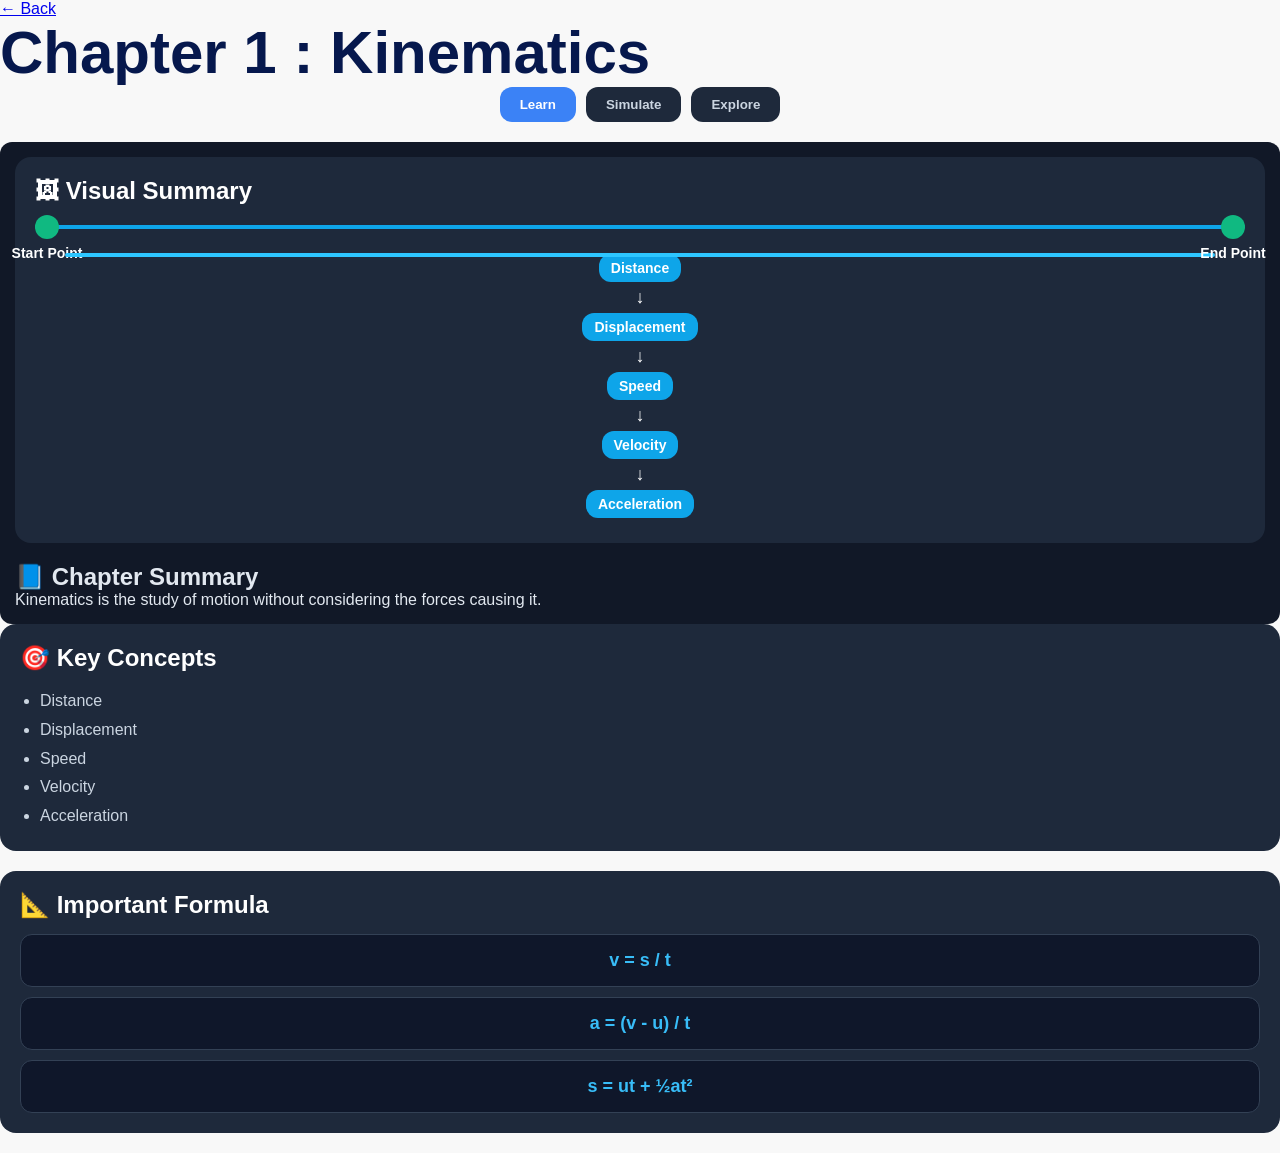
<file: chapter.html>
<!DOCTYPE html>
<html lang="en">
<head>
<meta charset="UTF-8">
<meta name="viewport" content="width=device-width, initial-scale=1.0">

<title>Physics Chapter</title>

<link rel="stylesheet" href="style.css">
</head>

<body>

<div class="chapter-container">

    <a href="index.html" class="back-btn">
        ← Back
    </a>

    <h1 id="chapter-title">
        Chapter 1 : Kinematics
    </h1>

    <div class="tabs">

        <button class="tab-btn active" data-tab="learn">
            Learn
        </button>

        <button class="tab-btn" data-tab="simulate">
            Simulate
        </button>

        <button class="tab-btn" data-tab="explore">
            Explore
        </button>

    </div>

    <div id="learn" class="tab-content active">

    <div class="card">
    <h2>🖼 Visual Summary</h2>

    <div class="motion-line">
        <div class="point start-point">
            <span>Start Point</span>
        </div>

        <div class="line"></div>

        <div class="point end-point">
            <span>End Point</span>
        </div>
    </div>

    <div class="motion-map">
        <div class="motion-step">Distance</div>
        <div class="arrow">↓</div>
        <div class="motion-step">Displacement</div>
        <div class="arrow">↓</div>
        <div class="motion-step">Speed</div>
        <div class="arrow">↓</div>
        <div class="motion-step">Velocity</div>
        <div class="arrow">↓</div>
        <div class="motion-step">Acceleration</div>
    </div>
</div>


      <h2>📘 Chapter Summary</h2>

        <p>
            Kinematics is the study of motion without considering the forces causing it.
        </p>

    </div>

    <div class="card">

        <h2>🎯 Key Concepts</h2>

        <ul>
            <li>Distance</li>
            <li>Displacement</li>
            <li>Speed</li>
            <li>Velocity</li>
            <li>Acceleration</li>
        </ul>

    </div>

    <div class="card">

        <h2>📐 Important Formula</h2>

        <div class="formula-box">
            v = s / t
        </div>

        <div class="formula-box">
            a = (v - u) / t
        </div>

        <div class="formula-box">
            s = ut + ½at²
        </div>

    </div>

</div>

    <div id="simulate" class="tab-content">

    <div class="card">

        <h2>🧪 Experiment Lab</h2>

        <label>Speed (m/s)</label>

        <input
        type="number"
        id="speed"
        placeholder="Enter Speed">

        <label>Time (s)</label>

        <input
        type="number"
        id="time"
        placeholder="Enter Time">

        <button onclick="calculateDistance()">
            Calculate
        </button>

        <div id="resultBox"
        class="result-box">

            Result will appear here

        </div>

    </div>

    </div>

    <div id="explore" class="tab-content">

        <h2>Practice</h2>

        <p>
            Questions and exercises will appear here.
        </p>

    </div>

</div>

<script src="script.js"></script>

</body>
</html>
</file>
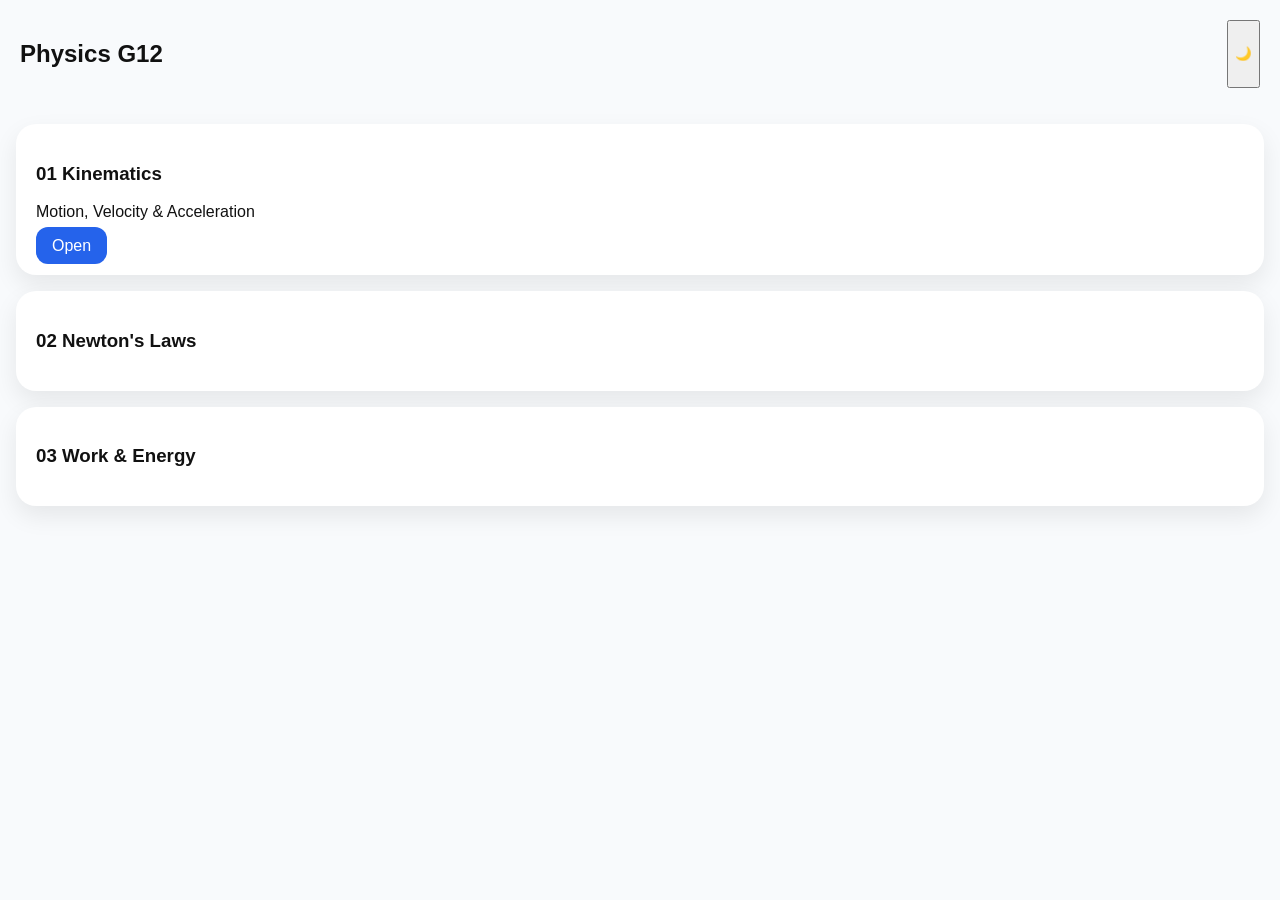
<file: chapter1.html>
<!DOCTYPE html>
<html lang="en">
<head>
<meta charset="UTF-8">
<meta name="viewport" content="width=device-width, initial-scale=1.0">
<title>Physics G12 Premium</title>
<style>
body{margin:0;font-family:Arial,sans-serif;background:#f8fafc;color:#111}
.top{padding:20px;display:flex;justify-content:space-between}
.card{background:#fff;margin:16px;border-radius:20px;padding:20px;box-shadow:0 10px 25px rgba(0,0,0,.08)}
.btn{background:#2563eb;color:#fff;padding:10px 16px;border-radius:12px;text-decoration:none}
.hidden{display:none}
</style>
</head>
<body>
<div id="chapters">
<div class="top"><h2>Physics G12</h2><button onclick="toggle()">🌙</button></div>
<div class="card"><h3>01 Kinematics</h3><p>Motion, Velocity & Acceleration</p><a href="#" class="btn" onclick="openChapter()">Open</a></div>
<div class="card"><h3>02 Newton's Laws</h3></div>
<div class="card"><h3>03 Work & Energy</h3></div>
</div>

<div id="chapter1" class="hidden">
<div class="top"><a href="#" onclick="back()">← Back</a></div>
<div class="card">
<h2>Chapter 1 - Kinematics</h2>
<p>Study of motion.</p>
<h3>Formula</h3>
<p>v = u + at</p>
<h3>Live Action Demo</h3>
<div style="height:80px;position:relative;border:1px solid #ddd;border-radius:10px;overflow:hidden">
<div id="car" style="width:40px;height:20px;background:#2563eb;position:absolute;top:30px;left:0;animation:move 3s linear infinite"></div>
</div>
<h3>Quiz</h3>
<p>What is velocity?</p>
</div>
</div>

<script>
function openChapter(){document.getElementById('chapters').classList.add('hidden');document.getElementById('chapter1').classList.remove('hidden');}
function back(){document.getElementById('chapter1').classList.add('hidden');document.getElementById('chapters').classList.remove('hidden');}
function toggle(){document.body.style.background=document.body.style.background=='rgb(15, 23, 42)'?'#f8fafc':'#0f172a';document.body.style.color=document.body.style.color=='white'?'#111':'white';}
</script>
<style>@keyframes move{from{left:0}to{left:85%}}</style>
</body>
</html>
</file>
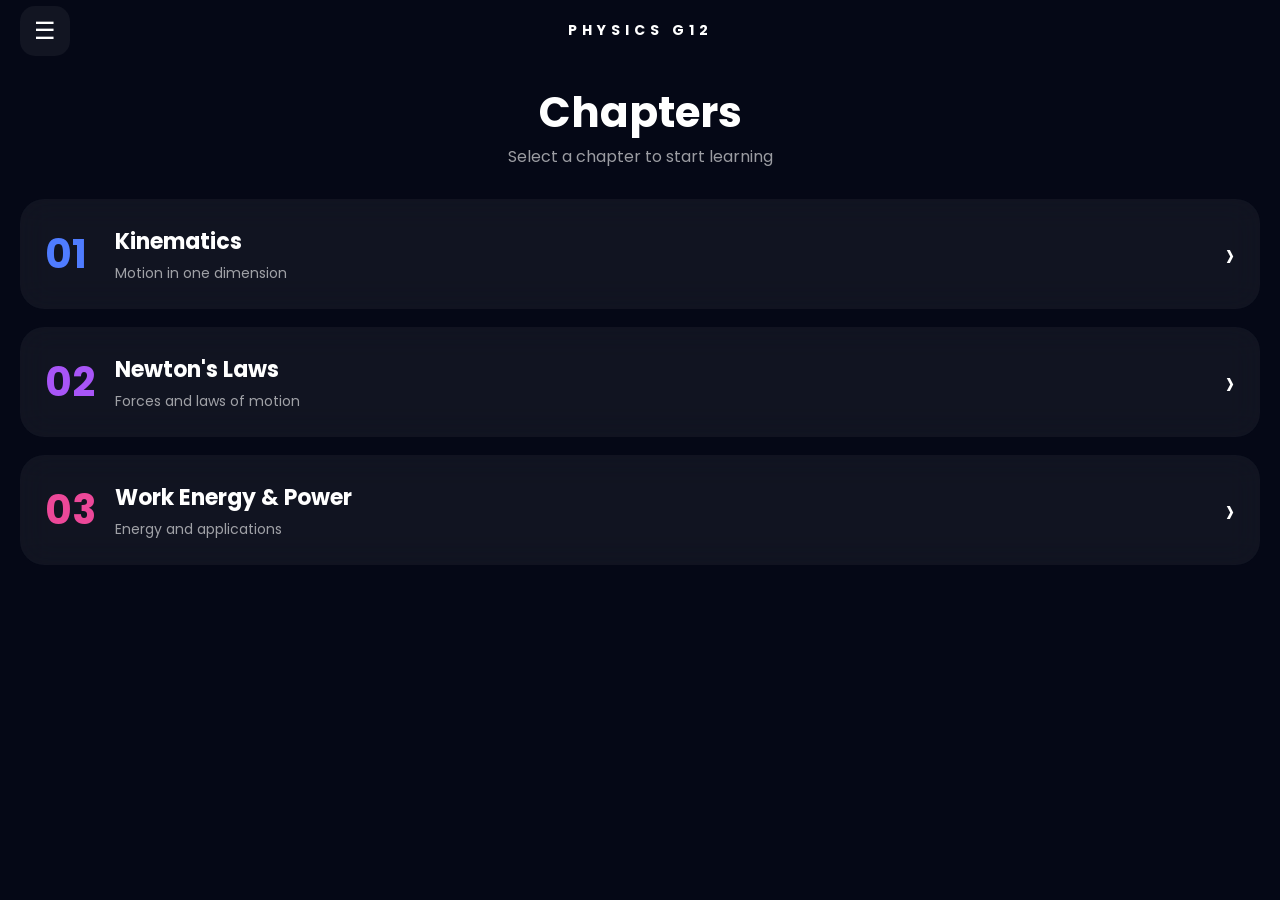
<file: chapters.html>
<!DOCTYPE html>
<html lang="en">
<head>
<meta charset="UTF-8">
<meta name="viewport" content="width=device-width, initial-scale=1.0">
<title>Physics Chapters</title>
<link rel="stylesheet" href="chapters.css">
</head>
<body>

<div class="container">
  <header>
    <div class="menu">☰</div>
    <h2>PHYSICS G12</h2>
    <!-- <div class="theme">🌗</div> -->
  
  </header>

  <div class="title">
    <h1>Chapters</h1>
    <p>Select a chapter to start learning</p>
  </div>

  <div class="chapter-list">
    <a href="kinematics.html" class="card">
      <div class="number blue">01</div>
      <div class="content">
        <h3>Kinematics</h3>
        <p>Motion in one dimension</p>
      </div>
      <div class="arrow">›</div>
    </a>

    <a href="newton.html" class="card">
      <div class="number purple">02</div>
      <div class="content">
        <h3>Newton's Laws</h3>
        <p>Forces and laws of motion</p>
      </div>
      <div class="arrow">›</div>
    </a>

    <a href="work.html" class="card">
      <div class="number pink">03</div>
      <div class="content">
        <h3>Work Energy & Power</h3>
        <p>Energy and applications</p>
      </div>
      <div class="arrow">›</div>
    </a>
  </div>

<!-- Side Menu -->
<div class="side-menu">
  <a href="index.html">🏠 Home</a>
  <a href="kinematics.html">01 Kinematics</a>
  <a href="newton.html">02 Newton's Laws</a>
  <a href="work.html">03 Work Energy & Power</a>
  <a href="heat.html">04 Heat & Temperature</a>
  <a href="waves.html">05 Waves</a>
  <a href="electricity.html">06 Electricity</a>
<a href="#" id="themeToggle"> 🌗 Dark / Light Mode</a>
</div>
<div class="overlay"></div>
  
  <script>
document.addEventListener("DOMContentLoaded", () => {

    const themeBtn = document.querySelector("#themeToggle");
    const menuBtn = document.querySelector(".menu");
    const sideMenu = document.querySelector(".side-menu");
    const overlay = document.querySelector(".overlay");

    // Load saved theme
    if(localStorage.getItem("theme") === "light"){
        document.body.classList.add("light-mode");
    }

    // Theme Toggle
    if(themeBtn){
        themeBtn.addEventListener("click", (e) => {
            e.preventDefault();

            document.body.classList.toggle("light-mode");

            if(document.body.classList.contains("light-mode")){
                localStorage.setItem("theme","light");
            } else {
                localStorage.setItem("theme","dark");
            }
        });
    }

    // Menu
    if(menuBtn && sideMenu && overlay){
        menuBtn.addEventListener("click", () => {
            sideMenu.classList.toggle("active");
            overlay.classList.toggle("active");
        });
    }

    if(overlay){
        overlay.addEventListener("click", () => {
            sideMenu.classList.remove("active");
            overlay.classList.remove("active");
        });
    }
  
});
</script>
</body>
</html>
</file>
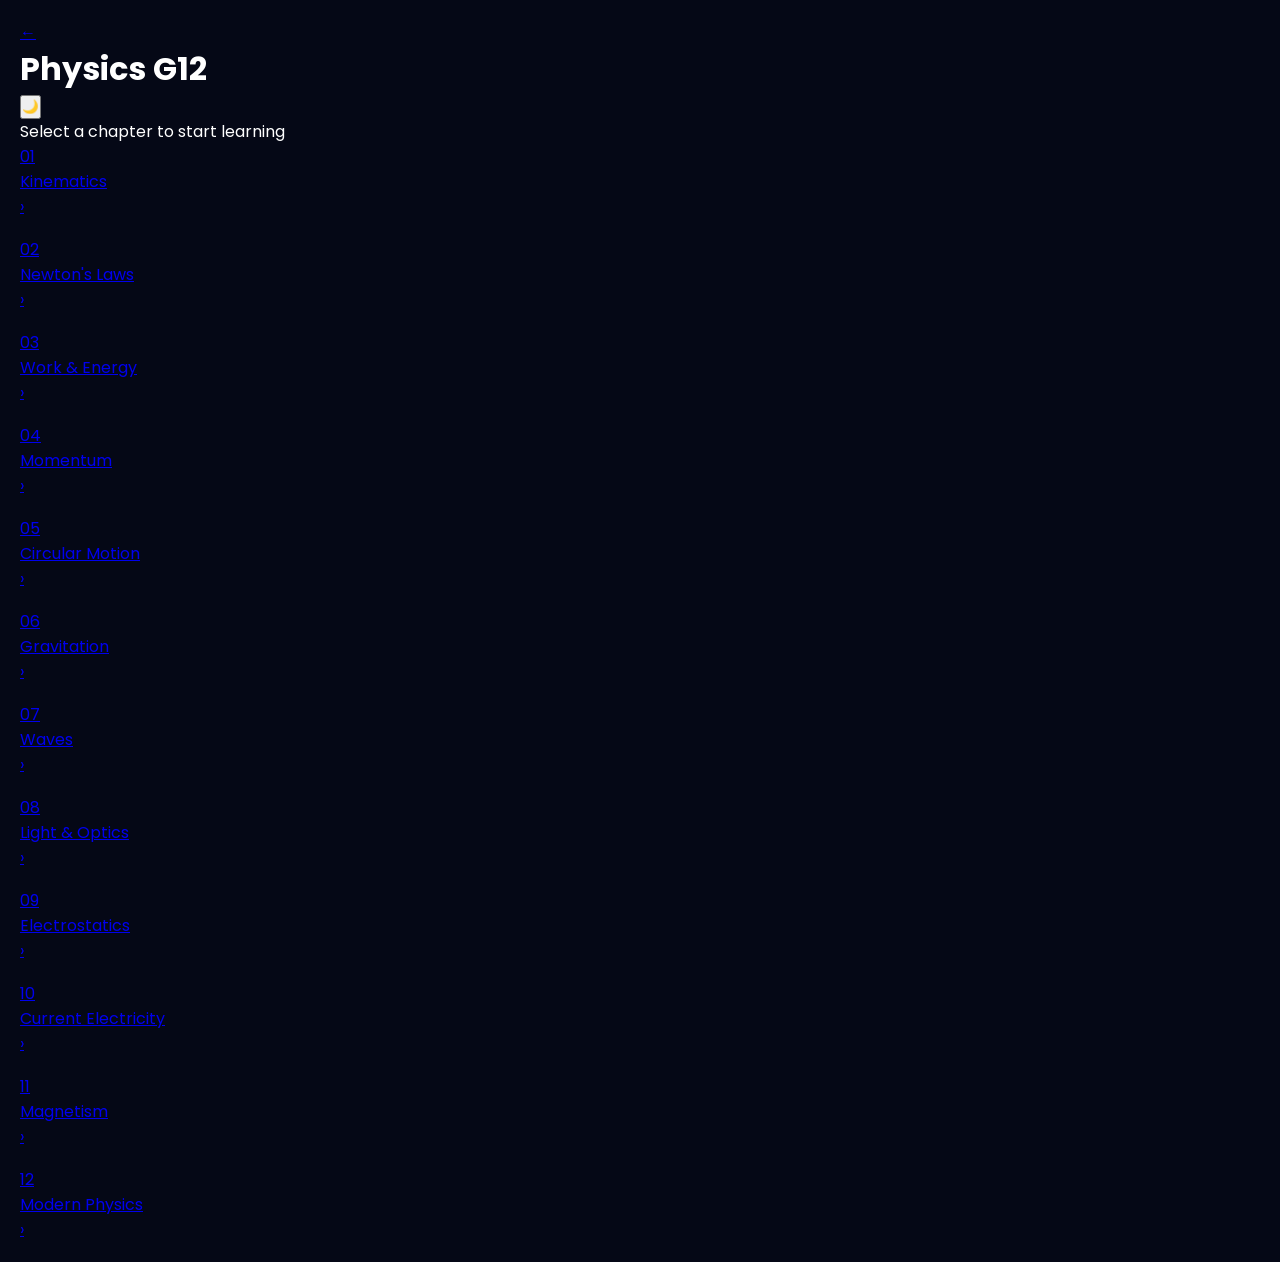
<file: chapters_premium.html>
<!DOCTYPE html>
<html lang="en">
<head>
<meta charset="UTF-8">
<meta name="viewport" content="width=device-width, initial-scale=1.0">
<title>Physics G12 - Chapters</title>
<link rel="stylesheet" href="chapters.css">
</head>
<body>

<div class="chapter-page">

<div class="top-bar">
<a href="index.html" class="back-btn">←</a>
<h1 class="page-title">Physics G12</h1>
<button class="theme-btn" id="themeToggle">🌙</button>
</div>

<div class="chapter-subtitle">
Select a chapter to start learning
</div>

<div class="chapter-list">

<a href="#" class="chapter-card">
<div class="chapter-left">
<div class="chapter-number">01</div>
<div class="chapter-name">Kinematics</div>
</div>
<div class="chapter-arrow">›</div>
</a>

<a href="#" class="chapter-card">
<div class="chapter-left">
<div class="chapter-number">02</div>
<div class="chapter-name">Newton's Laws</div>
</div>
<div class="chapter-arrow">›</div>
</a>

<a href="#" class="chapter-card">
<div class="chapter-left">
<div class="chapter-number">03</div>
<div class="chapter-name">Work & Energy</div>
</div>
<div class="chapter-arrow">›</div>
</a>

<a href="#" class="chapter-card">
<div class="chapter-left">
<div class="chapter-number">04</div>
<div class="chapter-name">Momentum</div>
</div>
<div class="chapter-arrow">›</div>
</a>

<a href="#" class="chapter-card">
<div class="chapter-left">
<div class="chapter-number">05</div>
<div class="chapter-name">Circular Motion</div>
</div>
<div class="chapter-arrow">›</div>
</a>

<a href="#" class="chapter-card">
<div class="chapter-left">
<div class="chapter-number">06</div>
<div class="chapter-name">Gravitation</div>
</div>
<div class="chapter-arrow">›</div>
</a>

<a href="#" class="chapter-card">
<div class="chapter-left">
<div class="chapter-number">07</div>
<div class="chapter-name">Waves</div>
</div>
<div class="chapter-arrow">›</div>
</a>

<a href="#" class="chapter-card">
<div class="chapter-left">
<div class="chapter-number">08</div>
<div class="chapter-name">Light & Optics</div>
</div>
<div class="chapter-arrow">›</div>
</a>

<a href="#" class="chapter-card">
<div class="chapter-left">
<div class="chapter-number">09</div>
<div class="chapter-name">Electrostatics</div>
</div>
<div class="chapter-arrow">›</div>
</a>

<a href="#" class="chapter-card">
<div class="chapter-left">
<div class="chapter-number">10</div>
<div class="chapter-name">Current Electricity</div>
</div>
<div class="chapter-arrow">›</div>
</a>

<a href="#" class="chapter-card">
<div class="chapter-left">
<div class="chapter-number">11</div>
<div class="chapter-name">Magnetism</div>
</div>
<div class="chapter-arrow">›</div>
</a>

<a href="#" class="chapter-card">
<div class="chapter-left">
<div class="chapter-number">12</div>
<div class="chapter-name">Modern Physics</div>
</div>
<div class="chapter-arrow">›</div>
</a>

</div>

</div>

<script>
const themeToggle = document.getElementById('themeToggle');
themeToggle.addEventListener('click',()=>{
document.body.classList.toggle('dark');
});
</script>

</body>
</html>
</file>
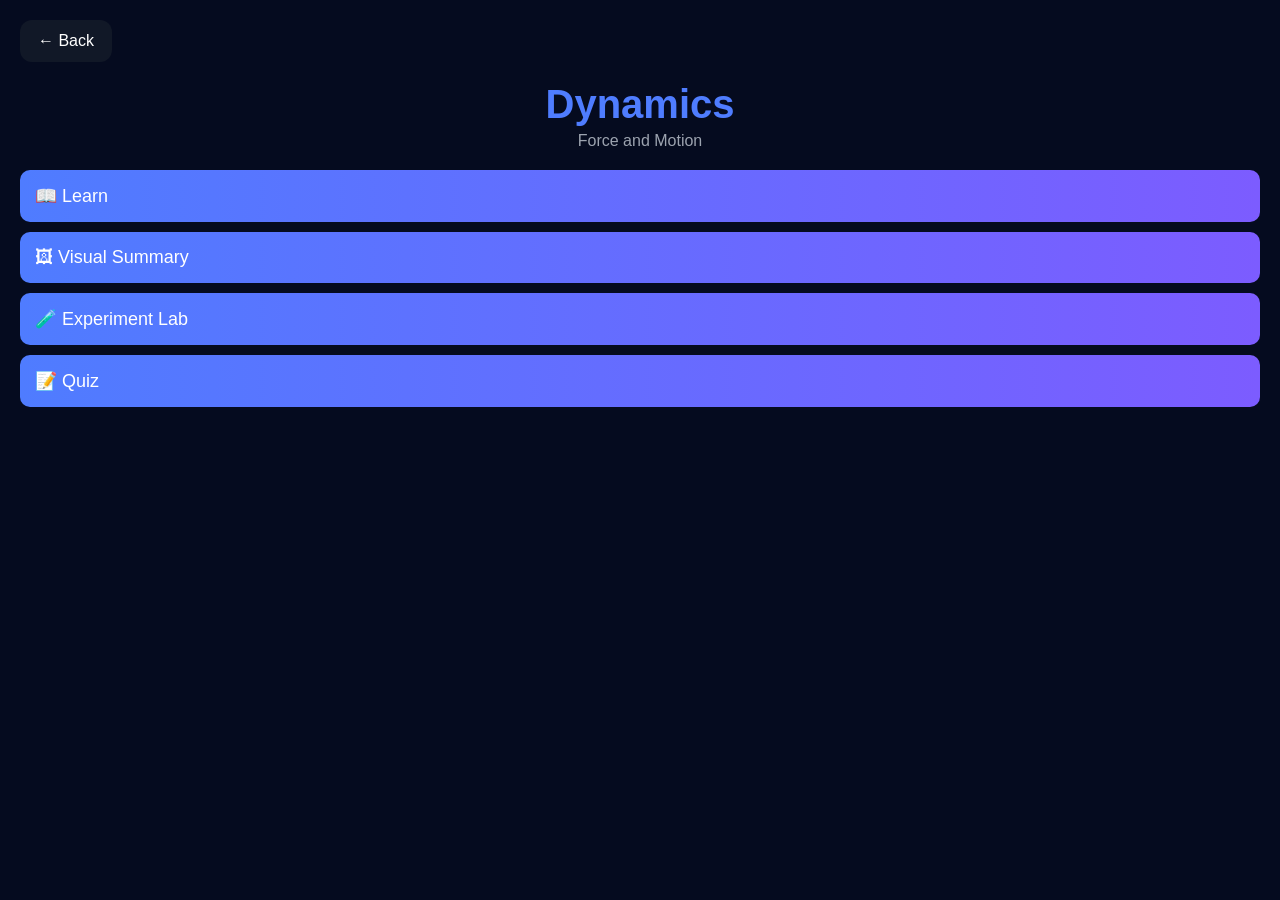
<file: dynamics.html>
<!DOCTYPE html>
<html lang="en">
<head>
<meta charset="UTF-8">
<meta name="viewport" content="width=device-width, initial-scale=1.0">
<title>Dynamics | Physics G12</title>

<style>
/* Same CSS as kinematics.html */
*{margin:0;padding:0;box-sizing:border-box;font-family:Arial,sans-serif;}
body{background:#050B1F;color:white;padding:20px;}
.header{display:flex;align-items:center;margin-bottom:20px;}
.back-btn{text-decoration:none;color:white;background:#111827;padding:12px 18px;border-radius:12px;}
.title{text-align:center;margin-bottom:20px;}
.title h1{font-size:2.5rem;color:#4F7DFF;}
.title p{color:#9CA3AF;margin-top:5px;}
.card{background:#111827;border-radius:20px;padding:20px;margin-bottom:20px;}
.card h2{color:#4F7DFF;margin-bottom:10px;}
.card p{color:#D1D5DB;line-height:1.6;}
.formula{background:#0B122A;border-left:4px solid #4F7DFF;padding:15px;margin-top:10px;border-radius:10px;font-size:1.2rem;}
.quiz{background:#0B122A;padding:15px;border-radius:12px;margin-top:10px;}
.chapter-accordion {margin-top:20px;}
.accordion-item {margin-bottom:10px;}
.accordion-btn{
  width:100%;background:linear-gradient(90deg,#4f7cff,#7c5cff);
  color:#fff;padding:15px;border:none;border-radius:10px;
  text-align:left;font-size:18px;cursor:pointer;
}
.accordion-content{display:none;padding:15px;background:#111827;border-radius:10px;}
.experiment-box{background:#111827;padding:15px;border-radius:12px;margin-top:10px;}
.road{background:#0B122A;height:50px;position:relative;margin-top:15px;border-radius:10px;}
#car{position:absolute;left:0;top:5px;font-size:30px;transition:transform 1s linear;}
input{padding:8px;margin:5px 0;width:80px;}
button{padding:10px 15px;border:none;border-radius:8px;background:#06b6d4;color:white;cursor:pointer;transition:.3s;}
button:hover{background:#0ea5e9;}
</style>
</head>
<body>

<div class="header">
    <a href="chapters.html" class="back-btn">← Back</a>
</div>

<div class="title">
    <h1>Dynamics</h1>
    <p>Force and Motion</p>
</div>

<div class="chapter-accordion">

  <!-- Learn Section -->
  <div class="accordion-item">
    <button class="accordion-btn">📖 Learn</button>
    <div class="accordion-content">
      <div class="card">
        <h2>What is Dynamics?</h2>
        <p>Dynamics is the branch of Physics that studies the relationship between motion and the forces affecting it.</p>
      </div>
      <div class="card">
        <h2>Key Concepts</h2>
        <p>• Force</p>
        <p>• Mass</p>
        <p>• Acceleration</p>
        <p>• Newton's Laws</p>
      </div>
      <div class="card">
        <h2>Important Formulas</h2>
        <div class="formula">F = ma</div>
        <div class="formula">Weight = mg</div>
      </div>
      <div class="card">
        <h2>Example</h2>
        <p>A 5 kg object is pushed with a force of 20 N. Find the acceleration.</p>
        <div class="formula">F = ma → a = F/m = 20/5 = 4 m/s²</div>
      </div>
    </div>
  </div>

  <!-- Visual Summary -->
  <div class="accordion-item">
    <button class="accordion-btn">🖼 Visual Summary</button>
    <div class="accordion-content">
      <div class="card">
        <h2>Force Diagram</h2>
        <p>Object ← Force → Acceleration</p>
      </div>
    </div>
  </div>

  <!-- Experiment Lab -->
  <div class="accordion-item">
    <button class="accordion-btn">🧪 Experiment Lab</button>
    <div class="accordion-content">
      <div class="experiment-box">
        <h3>Push Object Simulation</h3>
        <label>Force (N)</label>
        <input type="number" id="force" value="20">
        <label>Mass (kg)</label>
        <input type="number" id="mass" value="5">
        <button onclick="moveObject()">Start Simulation</button>
        <div class="road">
          <div id="object">⬛</div>
        </div>
        <p id="dynResult"></p>
      </div>
    </div>
  </div>

  <!-- Quiz Section -->
  <div class="accordion-item">
    <button class="accordion-btn">📝 Quiz</button>
    <div class="accordion-content">
      <div class="quiz">
        A 10 kg object is pushed with 50 N. Calculate the acceleration.
      </div>
    </div>
  </div>

</div>

<script>
// Accordion toggle
document.querySelectorAll(".accordion-btn").forEach(button => {
  button.addEventListener("click", () => {
    const content = button.nextElementSibling;
    if(content.style.display === "block") {
      content.style.display = "none";
    } else {
      content.style.display = "block";
    }
  });
});

// Experiment Lab JS
function moveObject() {
  let force = parseFloat(document.getElementById("force").value);
  let mass = parseFloat(document.getElementById("mass").value);
  let accel = force / mass;
  document.getElementById("dynResult").innerHTML = "Acceleration = " + accel + " m/s²";
  document.getElementById("object").style.transform = "translateX(" + (accel*50) + "px)";
}
</script>

</body>
</html>
</file>
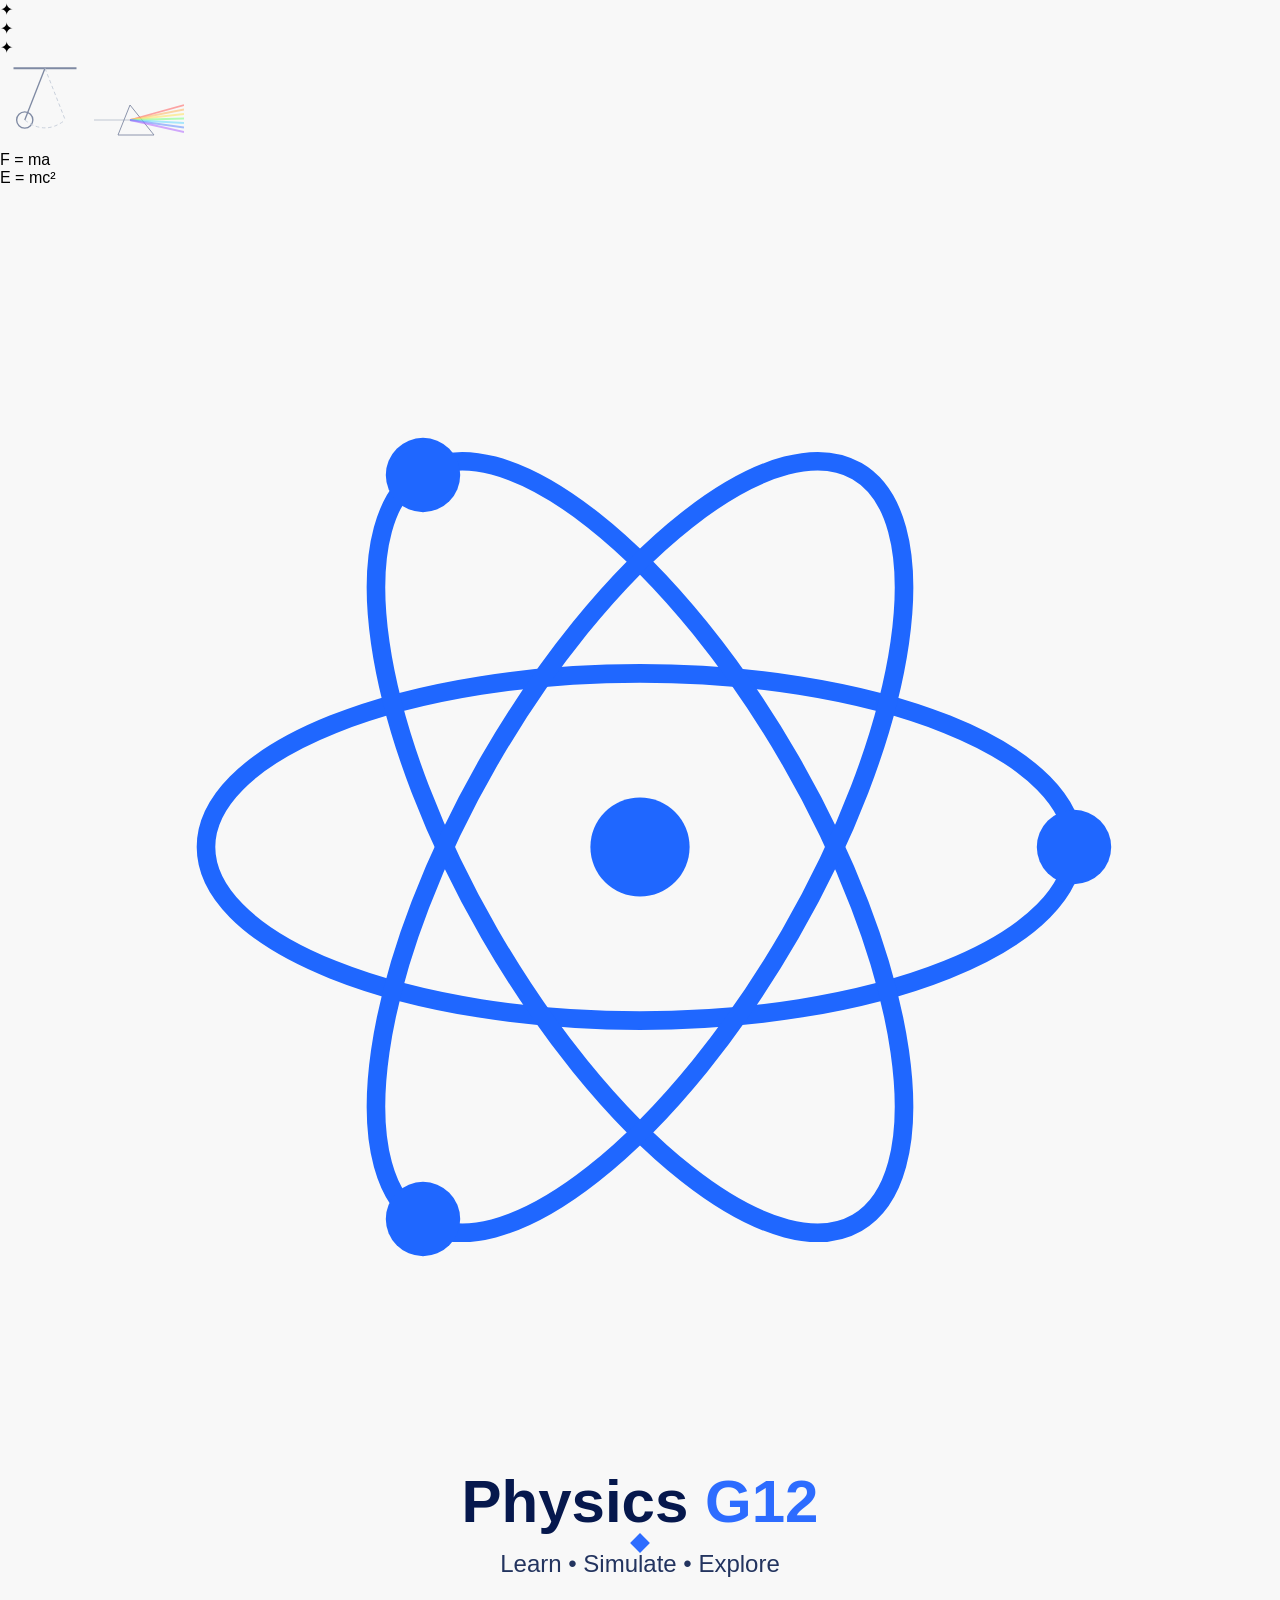
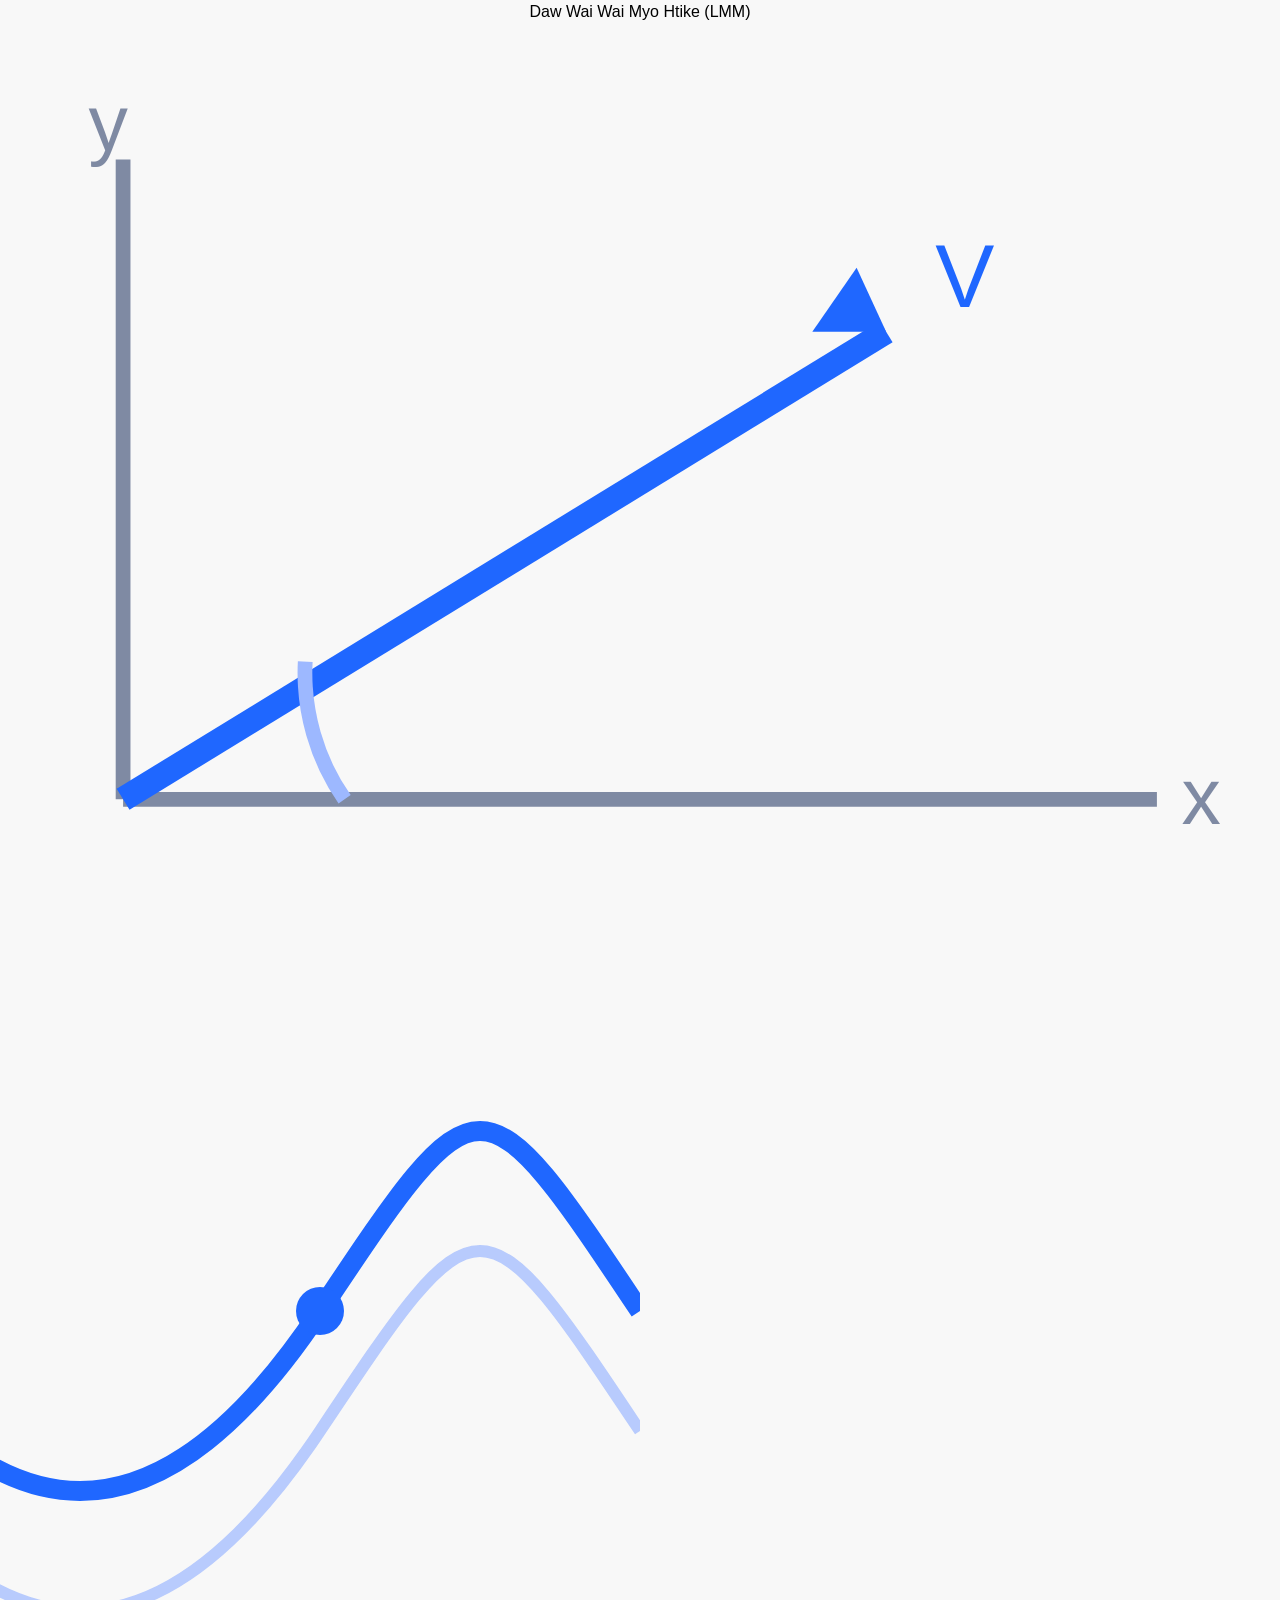
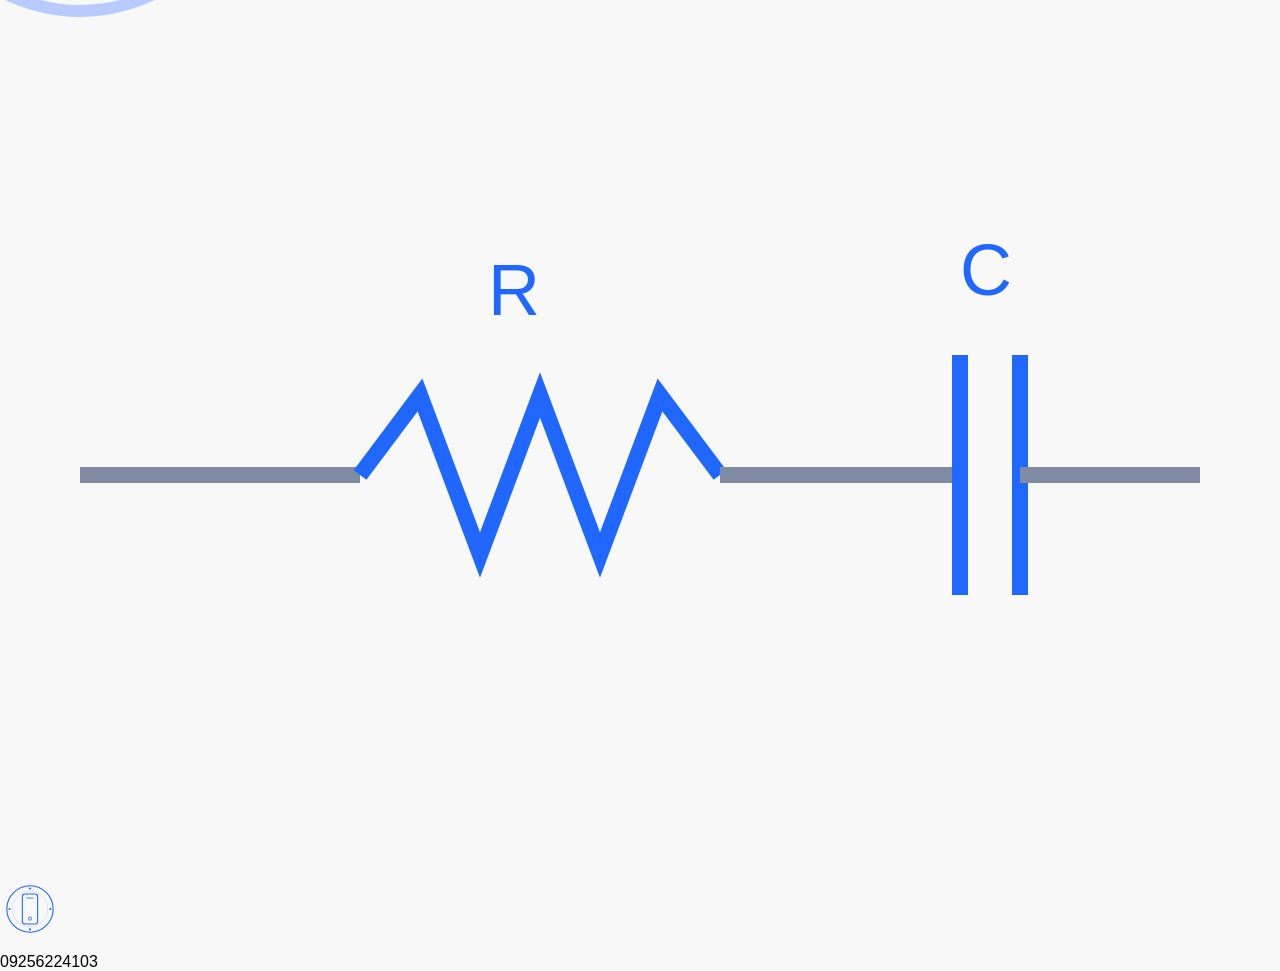
<file: index_final-1.html>
<!DOCTYPE html>
<html lang="en">
<head>
<meta charset="UTF-8">
<meta name="viewport" content="width=device-width, initial-scale=1.0">
<title>Physics G12</title>
<link rel="stylesheet" href="style.css">
</head>
<body>

<div class="poster">

<div class="dot-grid d1"></div>
<div class="dot-grid d2"></div>
<div class="dot-grid d3"></div>

<div class="star s1">✦</div>
<div class="star s2">✦</div>
<div class="star s3">✦</div>

<img src="assets/pendulum.svg" class="pendulum" alt="pendulum">
<img src="assets/prism.svg" class="prism" alt="prism">

<div class="formula-left">F = ma</div>
<div class="formula-right">E = mc²</div>

<section class="hero">
    <img src="assets/atom.svg" class="atom-main" alt="atom">

    <h1 class="title">Physics <span>G12</span></h1>

    <div class="title-divider">
        <span></span>
        <div class="diamond"></div>
        <span></span>
    </div>

    <p class="subtitle">Learn • Simulate • Explore</p>

    <div class="name-pill">
        Daw Wai Wai Myo Htike (LMM)
    </div>
</section>

<section class="middle-icons">
    <img src="assets/vector.svg" class="vector" alt="vector">
    <img src="assets/wave.svg" class="wave" alt="wave">
    <img src="assets/circuit.svg" class="circuit" alt="circuit">
</section>

<div class="orbit-circle"></div>

<section class="contact">
    <img src="assets/phone.svg" class="phone-icon" alt="phone">

    <div class="phone-divider">
        <span></span>
        <div class="dot"></div>
        <span></span>
    </div>

    <div class="phone-number">09256224103</div>
</section>

<div class="wave-bg">
    <div class="wave-line wave1"></div>
    <div class="wave-line wave2"></div>
    <div class="wave-line wave3"></div>
    <div class="wave-line wave4"></div>
    <div class="wave-line wave5"></div>
</div>

</div>
</body>
</html>
</file>
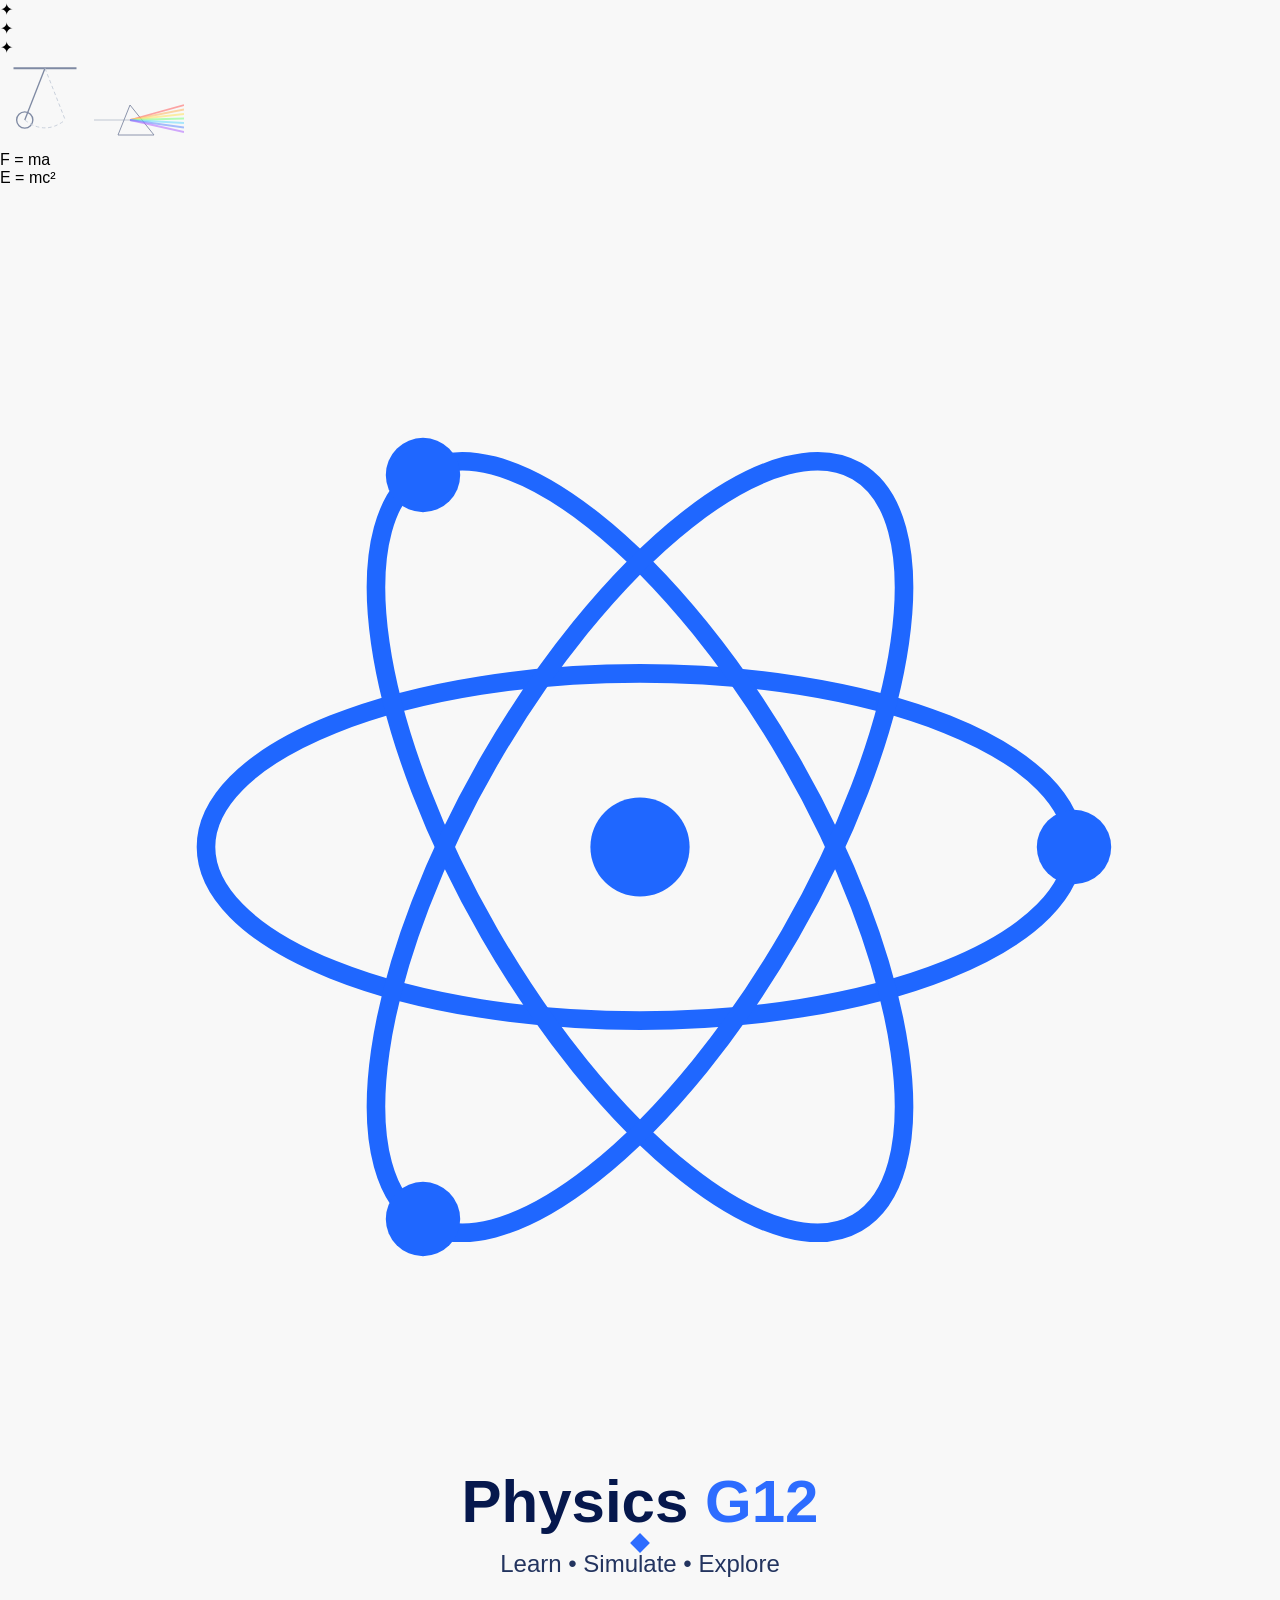
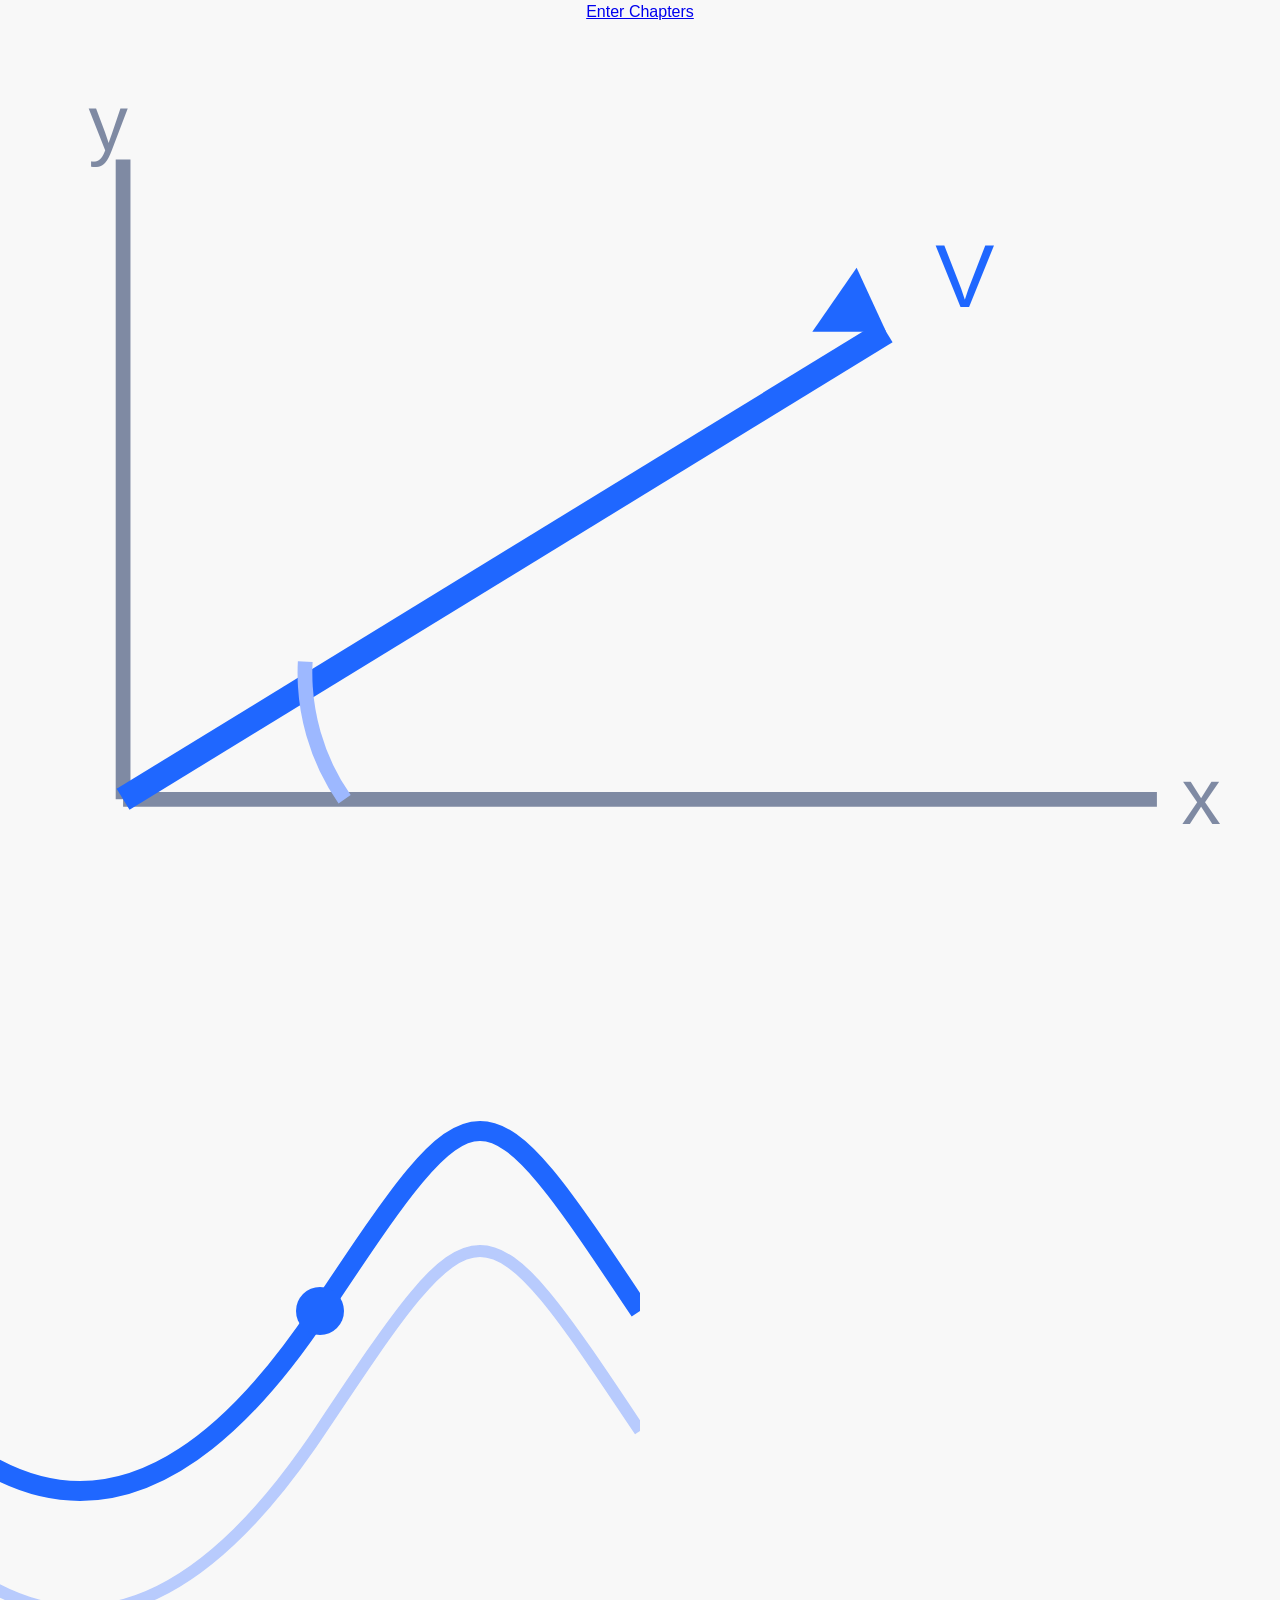
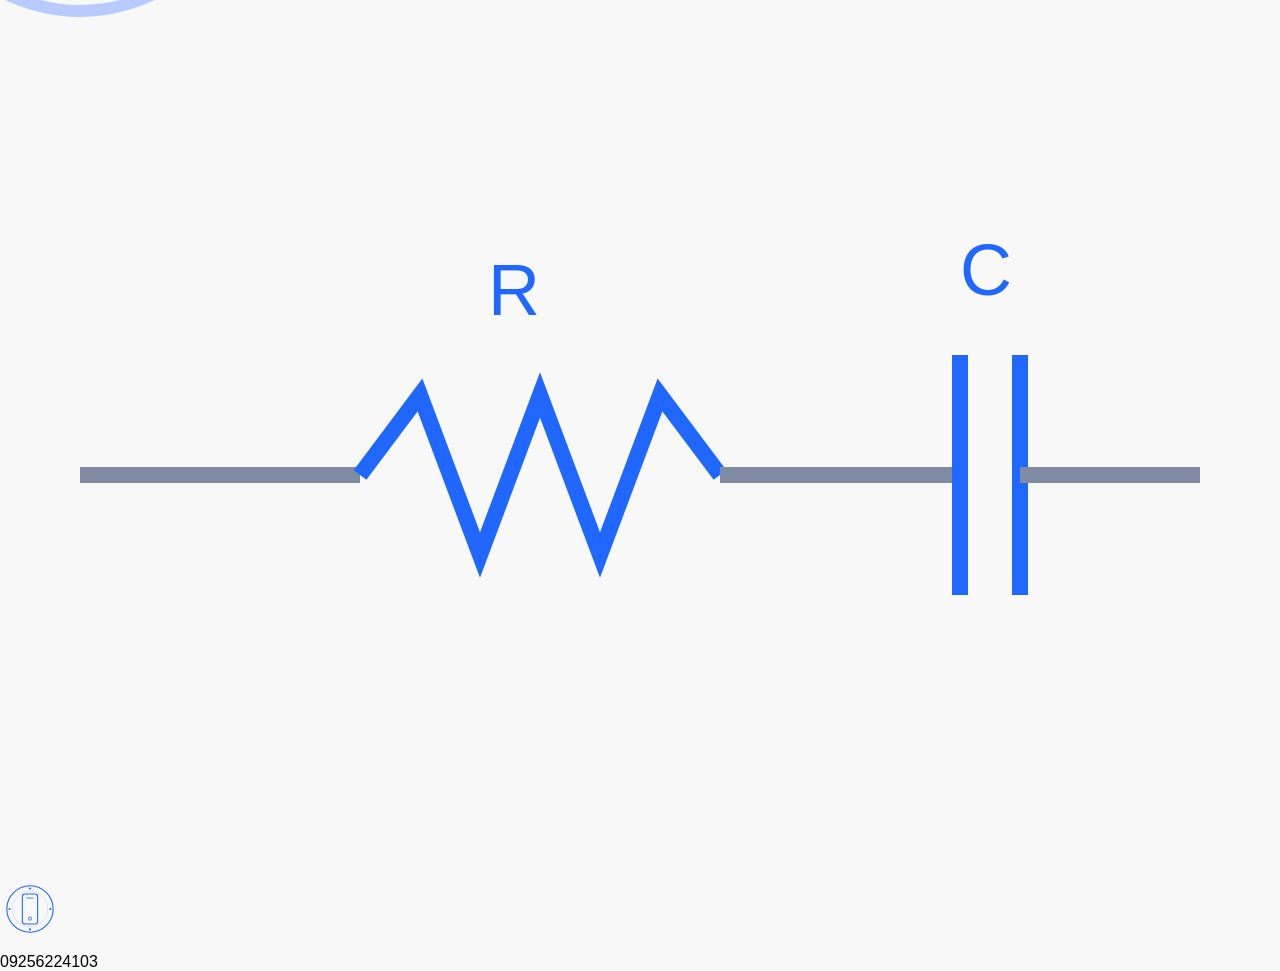
<file: index_final_with_enter.html>
<!DOCTYPE html>
<html lang="en">
<head>
<meta charset="UTF-8">
<meta name="viewport" content="width=device-width, initial-scale=1.0">
<title>Physics G12</title>
<link rel="stylesheet" href="style.css">
</head>
<body>

<div class="poster">

<div class="dot-grid d1"></div>
<div class="dot-grid d2"></div>
<div class="dot-grid d3"></div>

<div class="star s1">✦</div>
<div class="star s2">✦</div>
<div class="star s3">✦</div>

<img src="assets/pendulum.svg" class="pendulum" alt="pendulum">
<img src="assets/prism.svg" class="prism" alt="prism">

<div class="formula-left">F = ma</div>
<div class="formula-right">E = mc²</div>

<section class="hero">
    <img src="assets/atom.svg" class="atom-main" alt="atom">

    <h1 class="title">Physics <span>G12</span></h1>

    <div class="title-divider">
        <span></span>
        <div class="diamond"></div>
        <span></span>
    </div>

    <p class="subtitle">Learn • Simulate • Explore</p>

    <!-- Enter Button -->
    <a href="chapters.html" class="enter-button">Enter Chapters</a>

</section>

<section class="middle-icons">
    <img src="assets/vector.svg" class="vector" alt="vector">
    <img src="assets/wave.svg" class="wave" alt="wave">
    <img src="assets/circuit.svg" class="circuit" alt="circuit">
</section>

<div class="orbit-circle"></div>

<section class="contact">
    <img src="assets/phone.svg" class="phone-icon" alt="phone">

    <div class="phone-divider">
        <span></span>
        <div class="dot"></div>
        <span></span>
    </div>

    <div class="phone-number">09256224103</div>
</section>

<div class="wave-bg">
    <div class="wave-line wave1"></div>
    <div class="wave-line wave2"></div>
    <div class="wave-line wave3"></div>
    <div class="wave-line wave4"></div>
    <div class="wave-line wave5"></div>
</div>

</div>

</body>
</html>
</file>
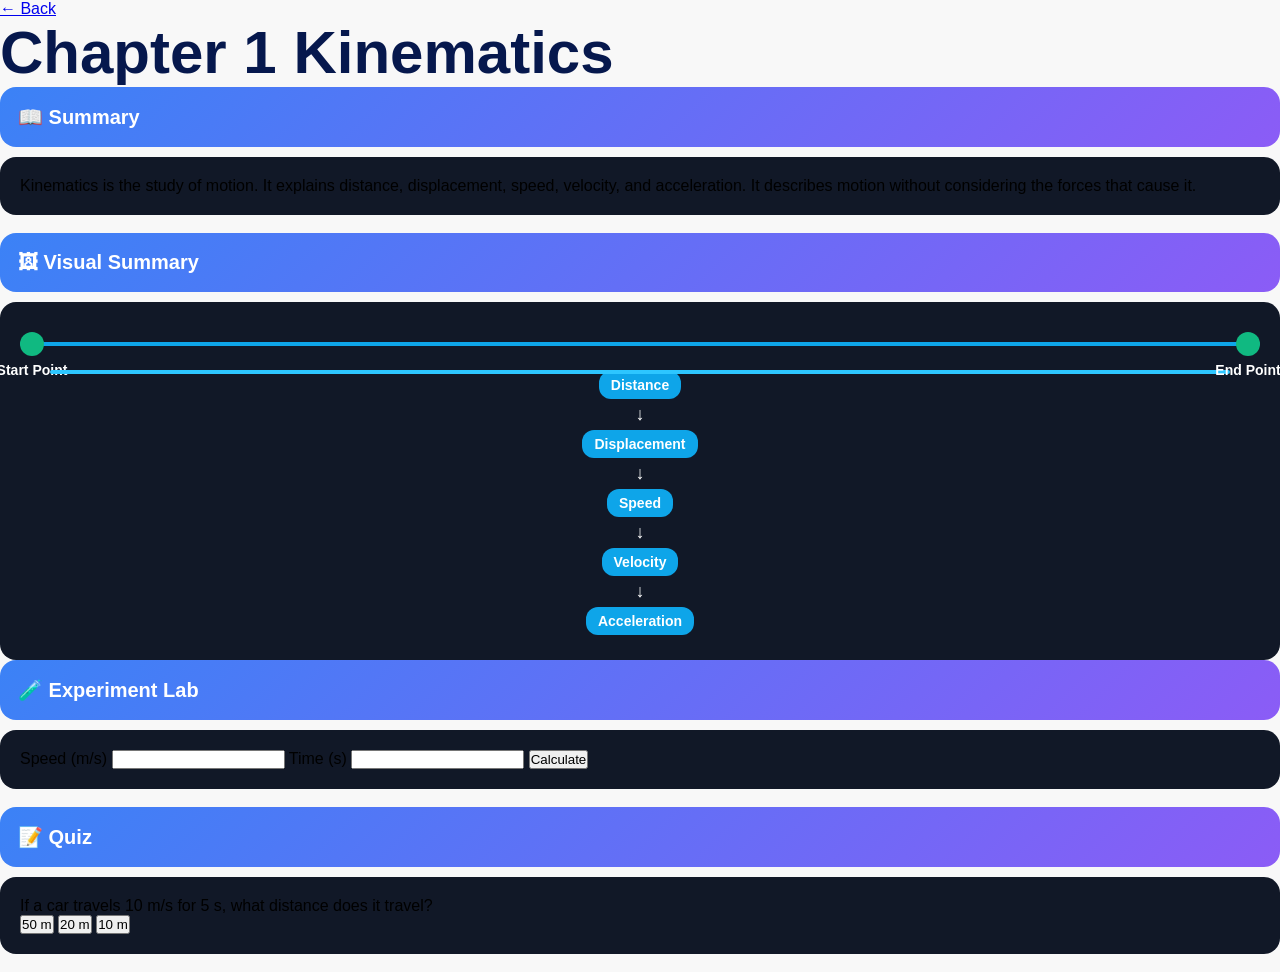
<file: kinematics.html>
<!DOCTYPE html>
<html lang="en">
<head>
<meta charset="UTF-8">
<meta name="viewport"
content="width=device-width,
initial-scale=1.0">

<title>
Kinematics | Physics G12
</title>

<link rel="stylesheet"
href="style.css">

</head>

<body>
  <header>

<a href="chapters.html"
class="back-btn">

← Back

</a>

<h1>

Chapter 1

Kinematics

</h1>

  </header>
  <div class="accordion-item">

<button class="accordion-btn">

📖 Summary

</button>

<div class="accordion-content">

<p>

Kinematics is the study
of motion.

It explains distance,
displacement,
speed,
velocity,
and acceleration.

It describes motion
without considering
the forces that cause it.

</p>

</div>

  </div>
  <div class="accordion-item">

<button class="accordion-btn">

🖼 Visual Summary

</button>

<div class="accordion-content">

<div class="motion-line">

    <div class="point start-point">
        <span>Start Point</span>
    </div>

    <div class="line">
      
    </div>

    <div class="point end-point">
        <span>End Point</span>
    </div>

</div>

<div classmates<div class="motion-map">

    <div class="motion-step">Distance</div>

    <div class="arrow">↓</div>

    <div class="motion-step">Displacement</div>

    <div class="arrow">↓</div>

    <div class="motion-step">Speed</div>

    <div class="arrow">↓</div>

    <div class="motion-step">Velocity</div>

    <div class="arrow">↓</div>

    <div class="motion-step">Acceleration</div>

</div>
  
  </div>
  <div class="accordion-item">

<button class="accordion-btn">

🧪 Experiment Lab

</button>

<div class="accordion-content">

<label>

Speed (m/s)

</label>

<input
type="number"
id="speed">

<label>

Time (s)

</label>

<input
type="number"
id="time">

<button
onclick="calculateDistance()">

Calculate

</button>

<p id="result">

</p>

</div>

  </div>
  <div class="accordion-item">

<button class="accordion-btn">

📝 Quiz

</button>

<div class="accordion-content">

<p>

If a car travels
10 m/s for 5 s,
what distance
does it travel?

</p>

<button onclick="checkAnswer(50)">
50 m
</button>

<button onclick="checkAnswer(20)">
20 m
</button>

<button onclick="checkAnswer(10)">
10 m
</button>

<p id="quizResult">

</p>

</div>

  </div>
  <script>

function calculateDistance(){

let speed =
document
.getElementById("speed")
.value;

let time =
document
.getElementById("time")
.value;

let distance =
speed * time;

document
.getElementById("result")
.innerHTML =

"Distance = "
+ distance
+ " m";

}

function checkAnswer(ans){

if(ans == 50){

document
.getElementById(
"quizResult")
.innerHTML =

"✅ Correct";

}

else{

document
.getElementById(
"quizResult")
.innerHTML =

"❌ Wrong";

}

}

  </script>
  </body>
</html>
</file>
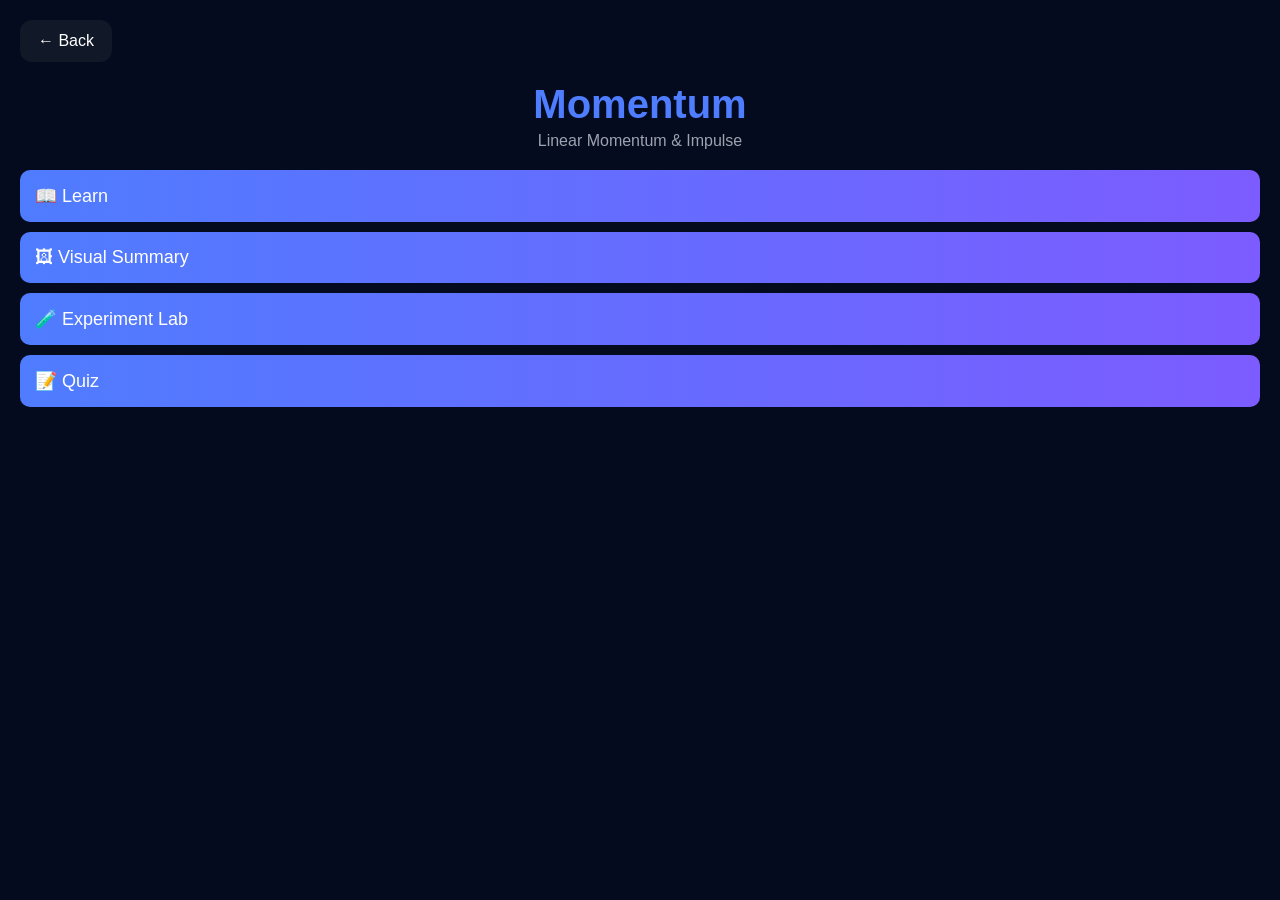
<file: momentum.html>
<!DOCTYPE html>
<html lang="en">
<head>
<meta charset="UTF-8">
<meta name="viewport" content="width=device-width, initial-scale=1.0">
<title>Momentum | Physics G12</title>

<style>
*{margin:0;padding:0;box-sizing:border-box;font-family:Arial,sans-serif;}
body{background:#050B1F;color:white;padding:20px;}
.header{display:flex;align-items:center;margin-bottom:20px;}
.back-btn{text-decoration:none;color:white;background:#111827;padding:12px 18px;border-radius:12px;}
.title{text-align:center;margin-bottom:20px;}
.title h1{font-size:2.5rem;color:#4F7DFF;}
.title p{color:#9CA3AF;margin-top:5px;}
.card{background:#111827;border-radius:20px;padding:20px;margin-bottom:20px;}
.card h2{color:#4F7DFF;margin-bottom:10px;}
.card p{color:#D1D5DB;line-height:1.6;}
.formula{background:#0B122A;border-left:4px solid #4F7DFF;padding:15px;margin-top:10px;border-radius:10px;font-size:1.2rem;}
.quiz{background:#0B122A;padding:15px;border-radius:12px;margin-top:10px;}

/* Accordion */
.chapter-accordion {margin-top:20px;}
.accordion-item {margin-bottom:10px;}
.accordion-btn{
  width:100%;background:linear-gradient(90deg,#4f7cff,#7c5cff);
  color:#fff;padding:15px;border:none;border-radius:10px;
  text-align:left;font-size:18px;cursor:pointer;
}
.accordion-content{display:none;padding:15px;background:#111827;border-radius:10px;}

/* Experiment Lab */
.experiment-box{background:#111827;padding:15px;border-radius:12px;margin-top:10px;}
.road{background:#0B122A;height:50px;position:relative;margin-top:15px;border-radius:10px;}
#object{position:absolute;left:0;top:5px;font-size:30px;transition:transform 1s linear;}
input{padding:8px;margin:5px 0;width:80px;}
button{padding:10px 15px;border:none;border-radius:8px;background:#06b6d4;color:white;cursor:pointer;transition:.3s;}
button:hover{background:#0ea5e9;}
</style>
</head>
<body>

<div class="header">
    <a href="chapters.html" class="back-btn">← Back</a>
</div>

<div class="title">
    <h1>Momentum</h1>
    <p>Linear Momentum & Impulse</p>
</div>

<div class="chapter-accordion">

  <!-- Learn Section -->
  <div class="accordion-item">
    <button class="accordion-btn">📖 Learn</button>
    <div class="accordion-content">
      <div class="card">
        <h2>What is Momentum?</h2>
        <p>Momentum is the product of mass and velocity of an object.</p>
      </div>
      <div class="card">
        <h2>Key Concepts</h2>
        <p>• Momentum (p)</p>
        <p>• Mass (m)</p>
        <p>• Velocity (v)</p>
        <p>• Impulse (J)</p>
        <p>• Conservation of Momentum</p>
      </div>
      <div class="card">
        <h2>Important Formulas</h2>
        <div class="formula">p = mv</div>
        <div class="formula">Impulse = FΔt</div>
        <div class="formula">p_initial = p_final (Conservation)</div>
      </div>
      <div class="card">
        <h2>Example</h2>
        <p>A 2 kg object moves with velocity 5 m/s. Find its momentum.</p>
        <div class="formula">
          p = mv<br>
          p = 2 × 5<br>
          p = 10 kg·m/s
        </div>
      </div>
    </div>
  </div>

  <!-- Visual Summary -->
  <div class="accordion-item">
    <button class="accordion-btn">🖼 Visual Summary</button>
    <div class="accordion-content">
      <div class="card">
        <h2>Momentum Flow</h2>
        <div class="formula">
          🏎 Object → m·v → Momentum → Force / Time → Impulse
        </div>
        <p>Momentum = Mass × Velocity<br>Impulse = Force × Time</p>
      </div>
    </div>
  </div>

  <!-- Experiment Lab -->
  <div class="accordion-item">
    <button class="accordion-btn">🧪 Experiment Lab</button>
    <div class="accordion-content">
      <div class="experiment-box">
        <h3>Momentum Simulator</h3>
        <label>Mass (kg)</label>
        <input type="number" id="mass" value="2">
        <label>Velocity (m/s)</label>
        <input type="number" id="velocity" value="5">
        <button onclick="calculateMomentum()">Calculate Momentum</button>
        <p id="momentumResult"></p>
      </div>
    </div>
  </div>

  <!-- Quiz Section -->
  <div class="accordion-item">
    <button class="accordion-btn">📝 Quiz</button>
    <div class="accordion-content">
      <div class="quiz">
        A 3 kg object moves at 4 m/s. Find its momentum.
      </div>
    </div>
  </div>

</div>

  <script>
// Accordion toggle
document.querySelectorAll(".accordion-btn").forEach(button => {
  button.addEventListener("click", () => {
    const content = button.nextElementSibling;
    if(content.style.display === "block") {
      content.style.display = "none";
    } else {
      content.style.display = "block";
    }
  });
});

// Experiment Lab JS
function calculateMomentum(){
  let mass = parseFloat(document.getElementById("mass").value);
  let velocity = parseFloat(document.getElementById("velocity").value);
  let momentum = mass * velocity;
  document.getElementById("momentumResult").innerHTML = "Momentum = " + momentum + " kg·m/s";
}
</script>

</body>
</html>
</file>
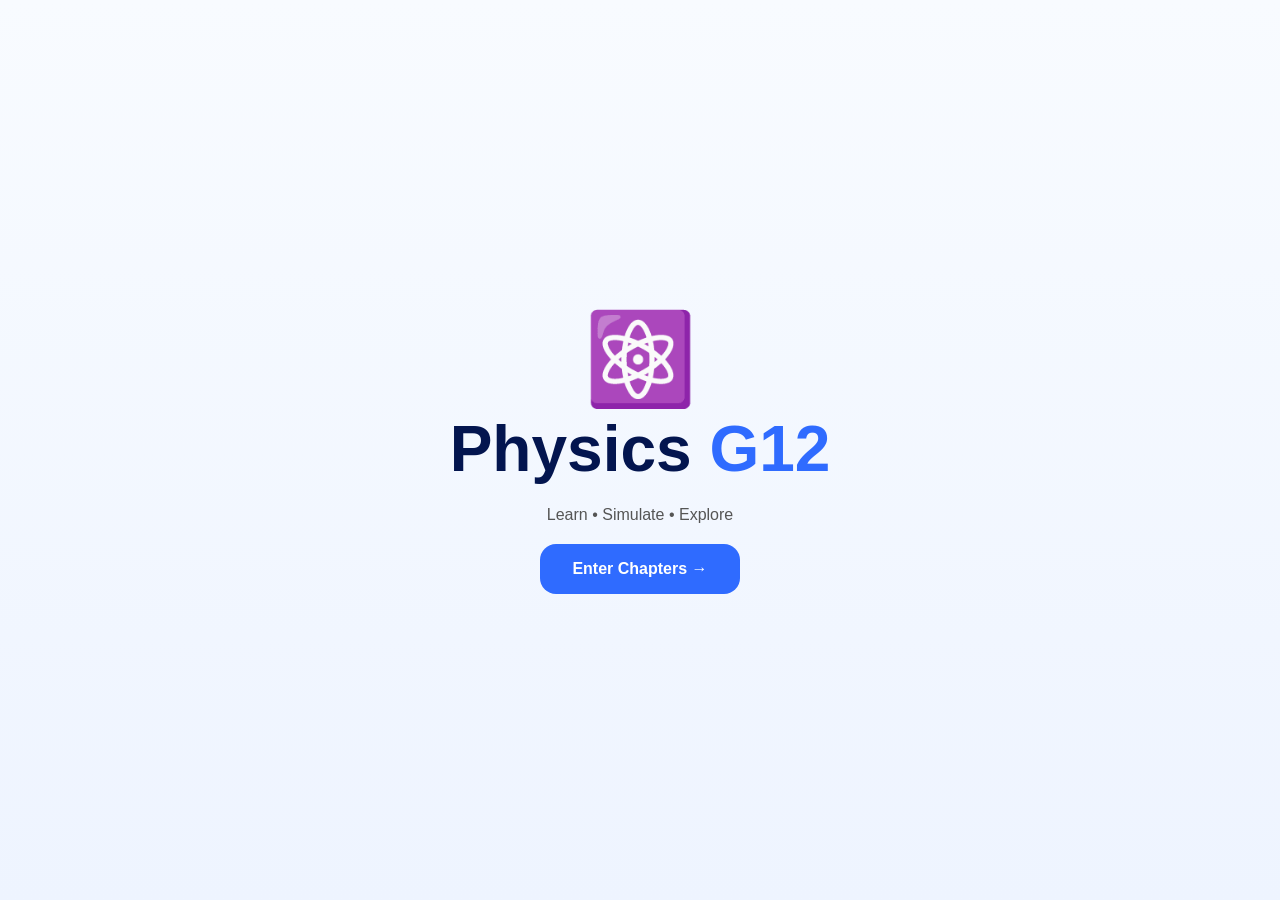
<file: PhysicsG12_Premium_Index-1.html>
<!DOCTYPE html>
<html lang="en">
<head>
<meta charset="UTF-8">
<meta name="viewport" content="width=device-width, initial-scale=1.0">
<title>Physics G12</title>
<style>
*{margin:0;padding:0;box-sizing:border-box;font-family:Arial,sans-serif}
body{height:100vh;display:flex;align-items:center;justify-content:center;background:linear-gradient(180deg,#f8fbff,#eef4ff)}
.hero{text-align:center}
h1{font-size:64px;color:#03154f}
h1 span{color:#2f6bff}
p{margin:20px 0;color:#555}
a{display:inline-block;padding:16px 32px;background:#2f6bff;color:#fff;text-decoration:none;border-radius:16px;font-weight:bold}
</style>
</head>
<body>
<div class="hero">
<div style="font-size:90px">⚛️</div>
<h1>Physics <span>G12</span></h1>
<p>Learn • Simulate • Explore</p>
<a href="chapters.html">Enter Chapters →</a>
</div>
</body>
</html>
</file>
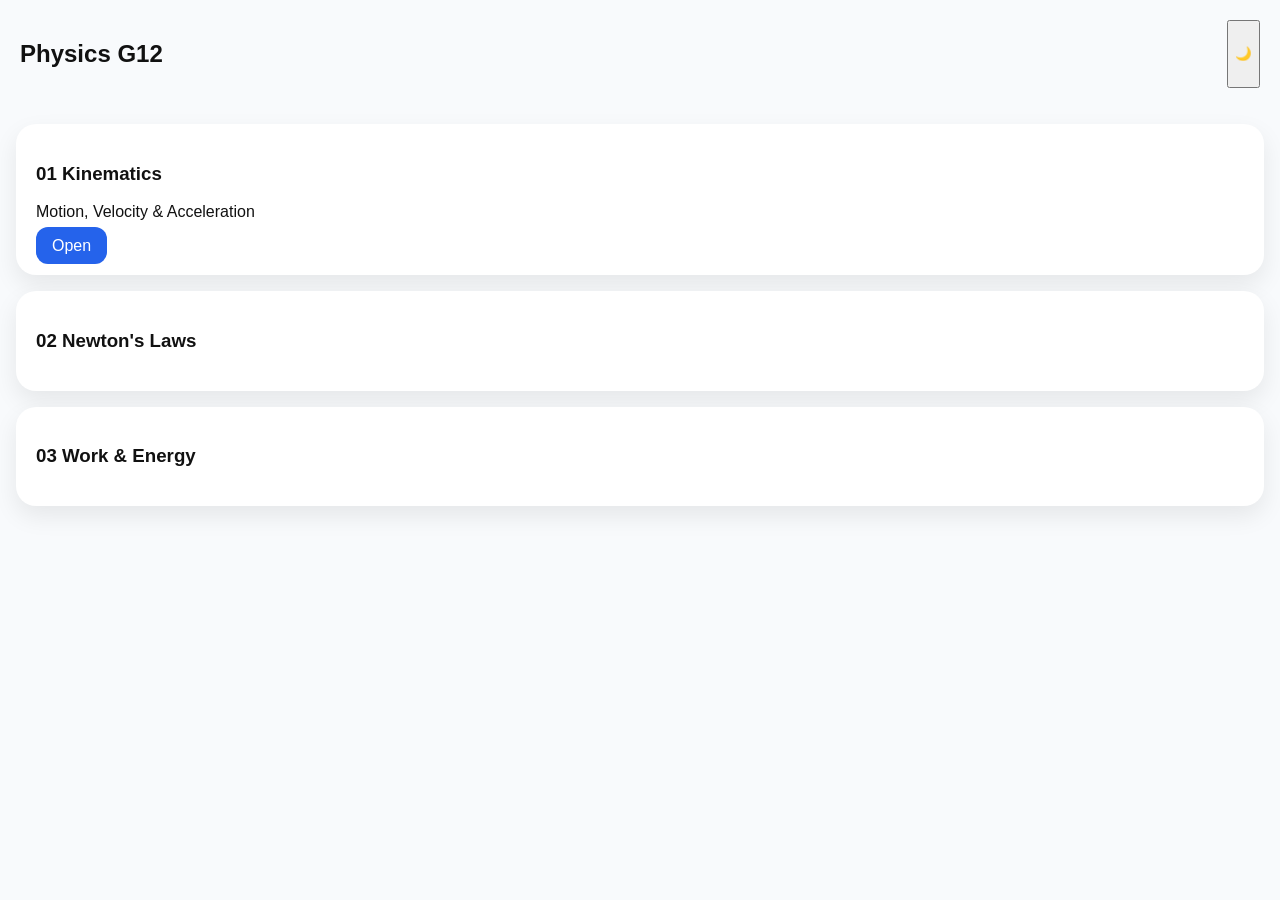
<file: PhysicsG12_Premium_V2.html>
<!DOCTYPE html>
<html lang="en">
<head>
<meta charset="UTF-8">
<meta name="viewport" content="width=device-width, initial-scale=1.0">
<title>Physics G12 Premium</title>
<style>
body{margin:0;font-family:Arial,sans-serif;background:#f8fafc;color:#111}
.top{padding:20px;display:flex;justify-content:space-between}
.card{background:#fff;margin:16px;border-radius:20px;padding:20px;box-shadow:0 10px 25px rgba(0,0,0,.08)}
.btn{background:#2563eb;color:#fff;padding:10px 16px;border-radius:12px;text-decoration:none}
.hidden{display:none}
</style>
</head>
<body>
<div id="chapters">
<div class="top"><h2>Physics G12</h2><button onclick="toggle()">🌙</button></div>
<div class="card"><h3>01 Kinematics</h3><p>Motion, Velocity & Acceleration</p><a href="#" class="btn" onclick="openChapter()">Open</a></div>
<div class="card"><h3>02 Newton's Laws</h3></div>
<div class="card"><h3>03 Work & Energy</h3></div>
</div>

<div id="chapter1" class="hidden">
<div class="top"><a href="#" onclick="back()">← Back</a></div>
<div class="card">
<h2>Chapter 1 - Kinematics</h2>
<p>Study of motion.</p>
<h3>Formula</h3>
<p>v = u + at</p>
<h3>Live Action Demo</h3>
<div style="height:80px;position:relative;border:1px solid #ddd;border-radius:10px;overflow:hidden">
<div id="car" style="width:40px;height:20px;background:#2563eb;position:absolute;top:30px;left:0;animation:move 3s linear infinite"></div>
</div>
<h3>Quiz</h3>
<p>What is velocity?</p>
</div>
</div>

<script>
function openChapter(){document.getElementById('chapters').classList.add('hidden');document.getElementById('chapter1').classList.remove('hidden');}
function back(){document.getElementById('chapter1').classList.add('hidden');document.getElementById('chapters').classList.remove('hidden');}
function toggle(){document.body.style.background=document.body.style.background=='rgb(15, 23, 42)'?'#f8fafc':'#0f172a';document.body.style.color=document.body.style.color=='white'?'#111':'white';}
</script>
<style>@keyframes move{from{left:0}to{left:85%}}</style>
</body>
</html>
</file>
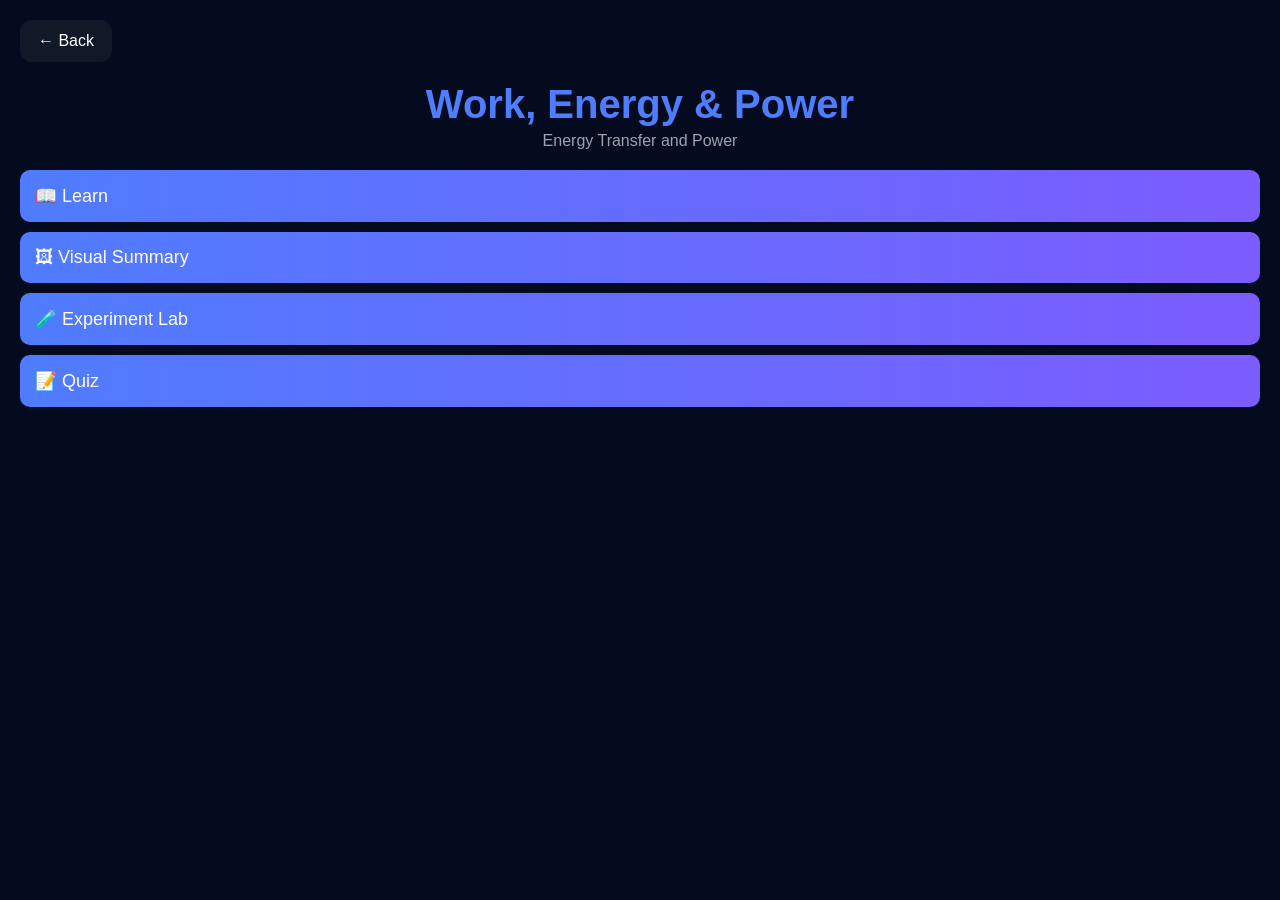
<file: work_energy.html>
<!DOCTYPE html>
<html lang="en">
<head>
<meta charset="UTF-8">
<meta name="viewport" content="width=device-width, initial-scale=1.0">
<title>Work, Energy & Power | Physics G12</title>

<style>
*{margin:0;padding:0;box-sizing:border-box;font-family:Arial,sans-serif;}
body{background:#050B1F;color:white;padding:20px;}
.header{display:flex;align-items:center;margin-bottom:20px;}
.back-btn{text-decoration:none;color:white;background:#111827;padding:12px 18px;border-radius:12px;}
.title{text-align:center;margin-bottom:20px;}
.title h1{font-size:2.5rem;color:#4F7DFF;}
.title p{color:#9CA3AF;margin-top:5px;}
.card{background:#111827;border-radius:20px;padding:20px;margin-bottom:20px;}
.card h2{color:#4F7DFF;margin-bottom:10px;}
.card p{color:#D1D5DB;line-height:1.6;}
.formula{background:#0B122A;border-left:4px solid #4F7DFF;padding:15px;margin-top:10px;border-radius:10px;font-size:1.2rem;}
.quiz{background:#0B122A;padding:15px;border-radius:12px;margin-top:10px;}

/* Accordion */
.chapter-accordion {margin-top:20px;}
.accordion-item {margin-bottom:10px;}
.accordion-btn{
  width:100%;background:linear-gradient(90deg,#4f7cff,#7c5cff);
  color:#fff;padding:15px;border:none;border-radius:10px;
  text-align:left;font-size:18px;cursor:pointer;
}
.accordion-content{display:none;padding:15px;background:#111827;border-radius:10px;}

/* Experiment Lab */
.experiment-box{background:#111827;padding:15px;border-radius:12px;margin-top:10px;}
.road{background:#0B122A;height:50px;position:relative;margin-top:15px;border-radius:10px;}
#object{position:absolute;left:0;top:5px;font-size:30px;transition:transform 1s linear;}
input{padding:8px;margin:5px 0;width:80px;}
button{padding:10px 15px;border:none;border-radius:8px;background:#06b6d4;color:white;cursor:pointer;transition:.3s;}
button:hover{background:#0ea5e9;}
</style>
</head>
<body>

<div class="header">
    <a href="chapters.html" class="back-btn">← Back</a>
</div>

<div class="title">
    <h1>Work, Energy & Power</h1>
    <p>Energy Transfer and Power</p>
</div>

<div class="chapter-accordion">

  <!-- Learn Section -->
  <div class="accordion-item">
    <button class="accordion-btn">📖 Learn</button>
    <div class="accordion-content">
      <div class="card">
        <h2>What is Work?</h2>
        <p>Work is done when a force causes an object to move through a distance.</p>
      </div>
      <div class="card">
        <h2>Key Concepts</h2>
        <p>• Work</p>
        <p>• Energy</p>
        <p>• Power</p>
        <p>• Kinetic Energy</p>
        <p>• Potential Energy</p>
      </div>
      <div class="card">
        <h2>Important Formulas</h2>
        <div class="formula">W = Fs</div>
        <div class="formula">KE = ½mv²</div>
        <div class="formula">PE = mgh</div>
        <div class="formula">P = W/t</div>
      </div>
      <div class="card">
        <h2>Example</h2>
        <p>A force of 20 N moves an object 5 m. Find the work done.</p>
        <div class="formula">
          W = Fs<br>
          W = 20 × 5<br>
          W = 100 J
        </div>
      </div>
    </div>
  </div>

  <!-- Visual Summary -->
  <div class="accordion-item">
    <button class="accordion-btn">🖼 Visual Summary</button>
    <div class="accordion-content">
      <div class="card">
        <h2>Work • Energy • Power</h2>
        <div class="formula">
          💪 Force ↓ 📦 Object ↓ ➡️ Motion ↓ ⚡ Work Done ↓ 🔋 Energy Transfer ↓ 🚀 Power Output
        </div>
        <p>Work = Force × Distance<br>Energy = Ability to do work<br>Power = Rate of doing work</p>
      </div>
    </div>
  </div>

  <!-- Experiment Lab -->
  <div class="accordion-item">
    <button class="accordion-btn">🧪 Experiment Lab</button>
    <div class="accordion-content">
      <div class="experiment-box">
        <h3>Work Calculator</h3>
        <label>Force (N)</label>
        <input type="number" id="force" value="20">
        <label>Distance (m)</label>
        <input type="number" id="distance" value="5">
        <button onclick="calculateWork()">Calculate</button>
        <p id="workResult"></p>
      </div>
    </div>
  </div>

  <!-- Quiz Section -->
  <div class="accordion-item">
    <button class="accordion-btn">📝 Quiz</button>
    <div class="accordion-content">
      <div class="quiz">
        A force of 50 N moves an object 4 m. Find the work done.
      </div>
    </div>
  </div>

</div>

<script>
// Accordion toggle
document.querySelectorAll(".accordion-btn").forEach(button => {
  button.addEventListener("click", () => {
    const content = button.nextElementSibling;
    if(content.style.display === "block") {
      content.style.display = "none";
    } else {
      content.style.display = "block";
    }
  });
});

// Experiment Lab JS
function calculateWork(){
  let force = parseFloat(document.getElementById("force").value);
  let distance = parseFloat(document.getElementById("distance").value);
  let work = force * distance;
  document.getElementById("workResult").innerHTML = "Work = " + work + " J";
}
</script>

</body>
</html>
</file>
<file: style.css>
*{
margin:0;
padding:0;
box-sizing:border-box;
font-family:Arial,sans-serif;
}

body{
background:#f8f8f8;
overflow-x:hidden;
}

.hero{
position:relative;
min-height:100vh;
display:flex;
flex-direction:column;
align-items:center;
justify-content:center;
text-align:center;
padding:40px 20px;
}

.main-logo{
    width:120px;
    margin-bottom:20px;
    animation: spin 30s linear infinite;
}

h1{
font-size:60px;
font-weight:800;
color:#06184d;
}

h1 span{
color:#2d6cff;
}

.divider{
display:flex;
align-items:center;
gap:10px;
margin:15px 0;
}

.divider span{
width:120px;
height:2px;
background:#dbe5ff;
}

.diamond{
width:14px;
height:14px;
background:#2d6cff;
transform:rotate(45deg);
}

.subtitle{
font-size:24px;
color:#23345f;
margin-bottom:25px;
}
.name-box{
border:3px solid #2d6cff;
border-radius:40px;
padding:18px 35px;
font-weight:700;
font-size:22px;
color:#06184d;
margin-bottom:60px;
}

.phone-area{
margin-top:40px;
text-align:center;
}

.phone-icon{
width:60px;
margin-bottom:10px;
}

.phone-area p{
font-size:28px;
font-weight:700;
color:#06184d;
}

.enter-btn{
margin-top:40px;
display:inline-block;
padding:18px 40px;
background:#2d6cff;
color:white;
text-decoration:none;
border-radius:50px;
font-weight:700;
font-size:20px;
box-shadow:0 10px 25px rgba(45,108,255,.25);
}

.enter-btn{
    transition:all .3s ease;
}

.enter-btn:active{
    transform:scale(.95);
    box-shadow:0 8px 20px rgba(45,108,255,.4);
}

.icon{
position:absolute;
opacity:.35;
}

.pendulum{
top:70px;
left:20px;
width:90px;
}

.prism{
top:70px;
right:20px;
width:90px;
}

.formula{
position:absolute;
font-size:22px;
color:#7d869a;
font-style:italic;
}

.left{
top:90px;
left:15px;
}

.right{
top:90px;
right:15px;
}

.bottom-icon{
position:absolute;
width:140px;
opacity:.9;
}

.vector{
left:20px;
bottom:230px;
}

.wave{
left:50%;
transform:translateX(-50%);
bottom:240px;
}

.circuit{
right:20px;
bottom:230px;
}

@media(max-width:768px){

h1{
font-size:42px;
}

.subtitle{
font-size:18px;
}

.name-box{
font-size:18px;
padding:14px 20px;
}

.phone-area p{
font-size:22px;
}

.bottom-icon{
width:100px;
}

}

@keyframes spin{
    from{
        transform:rotate(0deg);
    }
    to{
        transform:rotate(360deg);
    }
  }

.chapter-card{
    transition:all .3s ease;
    cursor:pointer;
}

.chapter-card:hover{
    transform:scale(1.02);
    background:#121c3d;
}
.chapter-card:active{
    transform:scale(.98);
}
.phone-link{
    text-decoration:none;
    color:#06184d;
    font-size:28px;
    font-weight:700;
}
.formula{
    animation: float 4s ease-in-out infinite;
}

@keyframes float{
    0%,100%{
        transform:translateY(0);
    }
    50%{
        transform:translateY(-12px);
    }
}

/* Premium learning section */
.premium-learning{
    padding: 20px;
    background: linear-gradient(to right, #0f2027, #203a43, #2c5364);
    color: #fff;
    border-radius: 16px;
    margin-top: 40px;
}

.premium-learning h2{
    margin-bottom: 16px;
    font-size: 22px;
    border-bottom: 2px solid #fff;
    padding-bottom: 6px;
}

.objective-card, .example-card, .experiment-card{
    background: rgba(255,255,255,0.05);
    padding: 16px;
    margin-bottom: 16px;
    border-radius: 12px;
    box-shadow: 0 4px 6px rgba(0,0,0,0.2);
}

.experiment-card button{
    background: #06b6d4;
    color: #fff;
    border: none;
    padding: 10px 16px;
    border-radius: 8px;
    cursor: pointer;
    transition: all 0.3s ease;
}

.experiment-card button:hover{
    background: #0ea5e9;
}
/* ===== G12 Lesson Layout ===== */

.accordion-item{
    margin-bottom:18px;
}

.accordion-btn{
    width:100%;
    border:none;
    cursor:pointer;
    padding:18px;
    border-radius:16px;
    color:#fff;
    font-size:20px;
    font-weight:700;
    text-align:left;
    background:linear-gradient(135deg,#3b82f6,#8b5cf6);
}

.accordion-content{
    background:#111827;
    padding:20px;
    border-radius:16px;
    margin-top:10px;
}

.summary-image{
    width:100%;
    border-radius:16px;
    margin-top:10px;
}

.motion-line{
    position:relative;
    height:70px;
    margin-top:20px;
}

.motion-line hr{
    border:none;
    height:4px;
    background:white;
    margin-top:30px;
}

.start-point,
.end-point{
    width:18px;
    height:18px;
    background:#22c55e;
    border-radius:50%;
    position:absolute;
    top:23px;
}

.start-point{
    left:0;
}
.start-point,
.end-point {
    width:24px;
    height:24px;
    background:#10b981;
    border-radius:50%;
    display:flex;
    align-items:center;
    justify-content:center;
    font-weight:bold;
    color:#fff;
}

.motion-labels{
    display:flex;
    justify-content:space-between;
    margin-top:10px;
    font-weight:bold;
}

.experiment-box{
    background:#0f172a;
    padding:20px;
    border-radius:16px;
    margin-top:15px;
}

.car-track{
    position:relative;
    height:80px;
    background:#020617;
    border-radius:12px;
    overflow:hidden;
    margin-top:15px;
}

.car{
    position:absolute;
    left:10px;
    top:20px;
    font-size:40px;
}

.result-box{
    margin-top:15px;
    padding:15px;
    background:#1e293b;
    border-radius:12px;
    }

    /* Visual Summary Section */
.motion-line {
    display: flex;
    align-items: center;
    margin: 20px 0;
    position: relative;
}

.point {
    width: 20px;
    height: 20px;
    background-color: #2d6cff;
    border-radius: 50%;
    display: flex;
    align-items: center;
    justify-content: center;
    position: relative;
}

.point span {
    position: absolute;
    top: 35px;
    left: 50%;
    transform: translateX(-50%);
    font-size: 16px;
    font-weight: bold;
    color: #ffffff;
    text-align: center;
    min-width: 80px;
}

.line {
    position: absolute;
    top: 28px;
    left: 30px;
    right: 30px;
    height: 4px;
    background: #2dc6ff;
    border-radius: 10px;
}

.motion-labels {
    display: flex;
    justify-content: space-between;
    margin-top: 10px;
}

.motion-labels span{
    background:#1b2440;
    color:#fff;
    padding:6px 12px;
    border-radius:20px;
    font-size:13px;
}

.motion-labels span {
    display: inline-block;
    margin: 5px 8px;
    padding: 5px 10px;
    background: #2dc6ff;
    color: white;
    border-radius: 12px;
    font-size: 14px;
}
.point {
    position: absolute;
    top: 20px;          /* vertical position */
    width: 20px;
    height: 20px;
    background: #2dc6ff;
    border-radius: 50%; /* circle */
}

.start-point { 
    left: 0;            /* left edge */
}

.end-point { 
    right: 0;           /* right edge */
}

.point span {
    position: absolute;
    top: 35px;
    left: 50%;
    transform: translateX(-50%);
    font-size: 16px;
    font-weight: bold;
    color: #ffffff;
    text-align: center;
    min-width: 80px;
}

.chapters{
    display: grid;
    grid-template-columns: repeat(auto-fit,minmax(250px,1fr));
    gap: 20px;
    padding: 40px 20px;
}

.chapter-card{
    background: #fff;
    padding: 20px;
    border-radius: 12px;
    text-align: center;
    box-shadow: 0 4px 8px rgba(0,0,0,0.1);
    transition: transform .3s ease, box-shadow .3s ease;
}

.chapter-card:hover{
    transform: scale(1.05);
    box-shadow: 0 8px 16px rgba(0,0,0,0.2);
}

.chapter-card img{
    width: 60px;
    height: 60px;
    margin-bottom: 15px;
}

.tabs {
  display: flex;
  gap: 10px;
  margin-bottom: 20px;
}

.tab-btn {
  padding: 10px 20px;
  border: none;
  border-radius: 8px;
  cursor: pointer;
  background: #e0e0e0;
  font-weight: bold;
  transition: 0.3s;
}

.tab-btn.active {
  background: #2d6cff;
  color: #fff;
}

.tab-content {
  display: none;
}

.tab-content.active {
  display: block;
}
.tabs {
    display: flex;
    gap: 10px;
    margin-bottom: 20px;
    justify-content: center;
}

.tab-btn {
    padding: 10px 20px;
    border: none;
    border-radius: 12px;
    cursor: pointer;
    background: #1e293b;
    color: #cbd5e1;
    font-weight: 600;
    transition: 0.3s;
}

.tab-btn.active {
    background: #3b82f6;
    color: #fff;
}

.tab-content {
    display: none;
    padding: 15px;
    background: #111827;
    border-radius: 12px;
    color: #e2e8f0;
}

.tab-content.active {
    display: block;
}
/* Learn Cards */

.card{
    background:#1e293b;
    padding:20px;
    border-radius:16px;
    margin-bottom:20px;
}

.card h2{
    color:#ffffff;
    margin-bottom:15px;
}

.card p,
.card li{
    color:#cbd5e1;
    line-height:1.8;
}

.card ul{
    padding-left:20px;
}

/* Formula Box */

.formula-box{
    background:#0f172a;
    border:1px solid #334155;
    padding:15px;
    border-radius:12px;
    margin-top:10px;
    color:#38bdf8;
    font-weight:bold;
    text-align:center;
    font-size:18px;
}
.motion-line {
    position: relative;
    height: 4px;
    background: #0ea5e9;
    border-radius: 2px;
    margin: 20px 0;
}

.point {
    position: absolute;
    width: 24px;
    height: 24px;
    background: #10b981;
    border-radius: 50%;
    top: -10px;
    display: flex;
    align-items: center;
    justify-content: center;
}

.start-point { left: 0; }
.end-point { right: 0; }

.point span {
    position: absolute;
    top: 30px;
    font-size: 14px;
    color: #fff;
    font-weight: bold;
    text-align: center;
}

.motion-map {
    display: flex;
    flex-direction: column;
    align-items: center;
    margin-top: 15px;
}

.motion-step {
    background: #0ea5e9;
    color: #fff;
    padding: 6px 12px;
    border-radius: 12px;
    font-weight: 600;
    font-size: 14px;
    margin: 5px 0;
}

.arrow {
    font-size: 18px;
    color: #fff;
}
</file>
<file: chapters.css>
@import url('https://fonts.googleapis.com/css2?family=Poppins:wght@300;400;500;600;700&display=swap');

*{
margin:0;
padding:0;
box-sizing:border-box;
font-family:'Poppins',sans-serif;
}

body{
background:#050816;
color:white;
padding:20px;
}
header{
    display:flex;
    align-items:center;
    justify-content:center;
    position:relative;
    margin-bottom:40px;
}

    .menu{
    width:50px;
    height:50px;
    border-radius:15px;
    background:rgba(255,255,255,.05);
    display:flex;
    justify-content:center;
    align-items:center;
    font-size:24px;
}

.menu{
    position:absolute;
    left:0;
}

header h2{
    font-size:14px;
    letter-spacing:5px;
    text-align:center;
    width:100%;
}

.title{
text-align:center;
margin-bottom:30px;
}

.title h1{
font-size:42px;
}

.title p{
opacity:.6;
}

.chapter-list{
display:flex;
flex-direction:column;
gap:18px;
}

.card{
display:flex;
align-items:center;
background:rgba(255,255,255,.05);
backdrop-filter:blur(15px);
padding:25px;
border-radius:24px;
text-decoration:none;
color:white;
}

.number{
font-size:40px;
font-weight:700;
width:70px;
}

.content{
flex:1;
}

.content h3{
font-size:22px;
margin-bottom:5px;
}

.content p{
opacity:.6;
font-size:14px;
}

.arrow{
font-size:35px;
}

.blue{color:#4f7cff;}
.purple{color:#a855f7;}
.pink{color:#ec4899;}
.orange{color:#f97316;}
.green{color:#22c55e;}
.cyan{color:#06b6d4;}

.card{
    text-decoration:none;
    color:white;
}

.light-mode{
    background:#f5f7ff;
    color:#111;
}

.light-mode .card{
    background:white;
    color:#111;
}

.light-mode .content p{
    color:#555;
}
.side-menu{
    position:fixed;
    top:0;
    left:-260px;
    width:250px;
    height:100vh;
    background:#111827;
    padding:30px;
    transition: all .3s ease;
    z-index:999;
}

.side-menu.active{
    left:0;
}

.side-menu a{
    display:block;
    color:white;
    text-decoration:none;
    padding:15px 0;
    font-size:18px;
}

.overlay{
    position:fixed;
    inset:0;
    background:rgba(0,0,0,.5);
    opacity:0;
    visibility:hidden;
    transition: all .3s ease;
}

.overlay.active{
    opacity:1;
    visibility:visible;
}
body.light-mode{
    background:#f5f5f5;
    color:#111;
}

body.light-mode .card{
    background:white;
    color:#111;
}

body.light-mode .side-menu{
    background:#ffffff;
}

body.light-mode a{
    color:#111;
}
</file>
